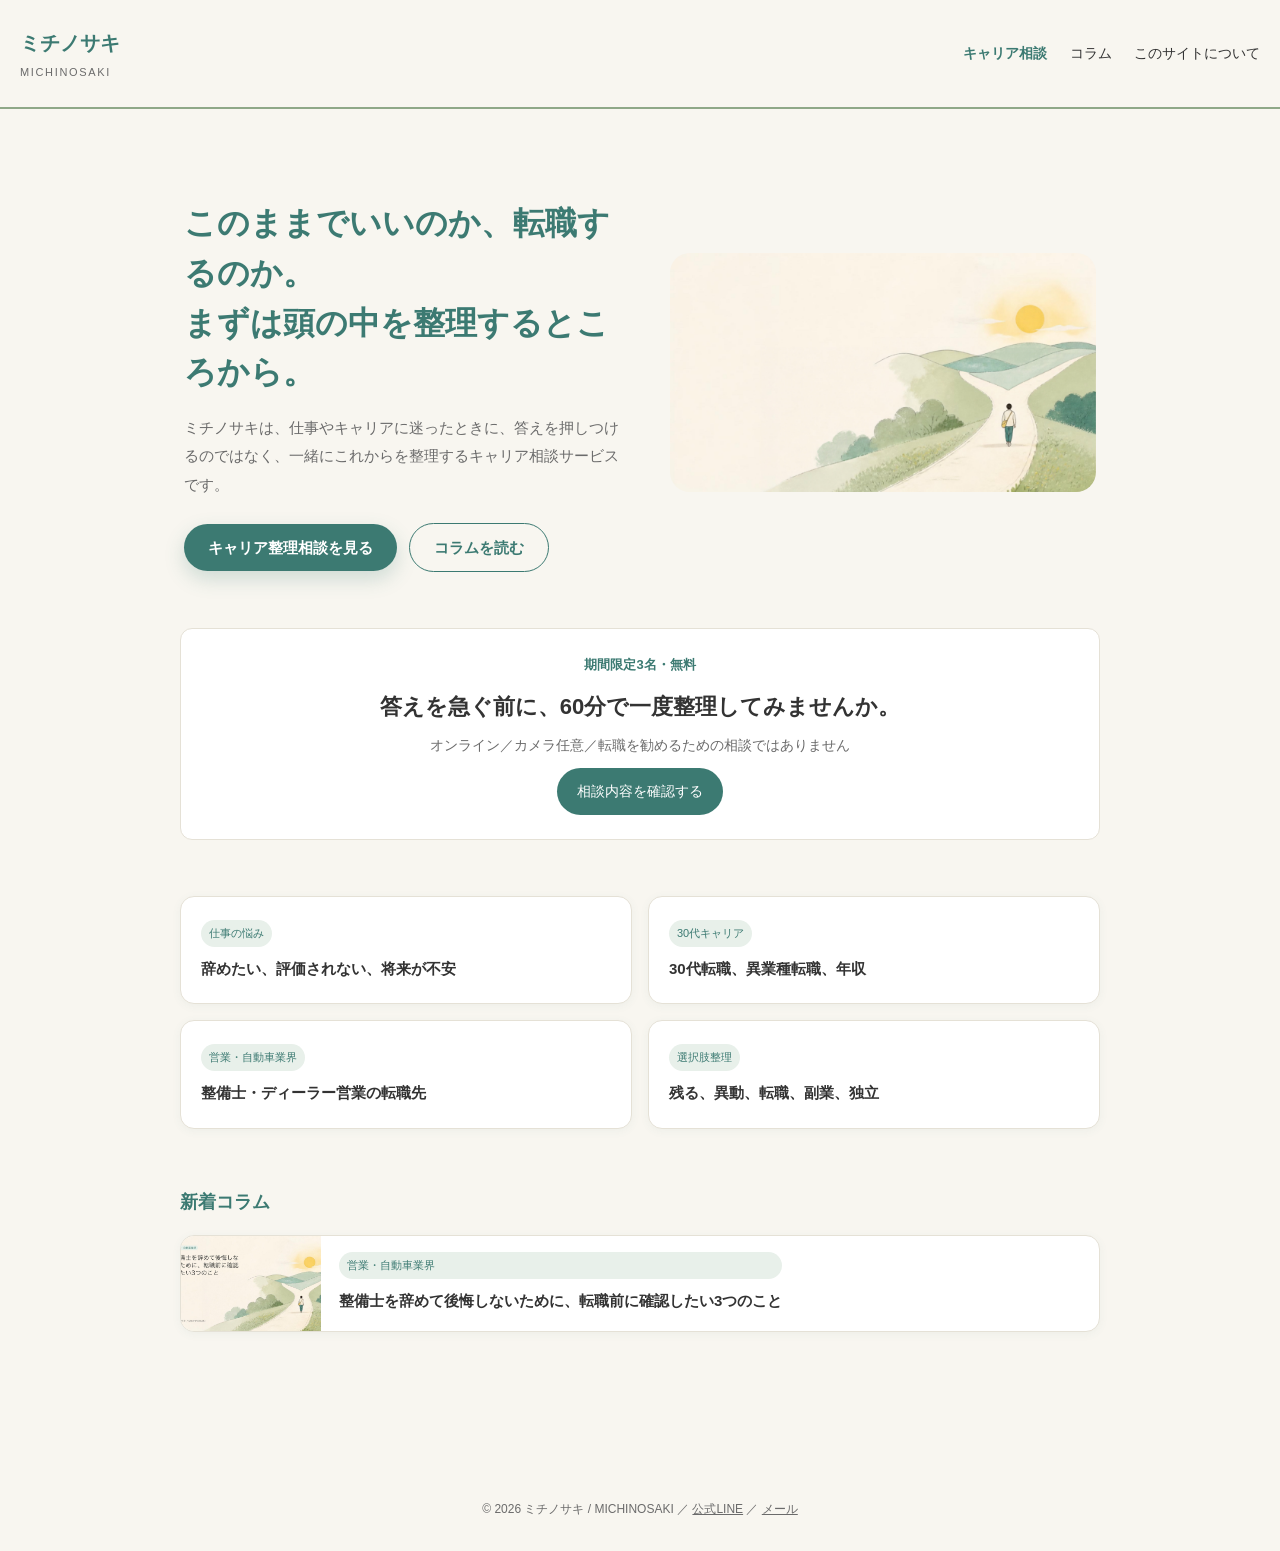
<file: index.html>
<!DOCTYPE html>
<html lang="ja">
<head>
<meta charset="UTF-8">
<meta name="viewport" content="width=device-width, initial-scale=1.0">
<title>ミチノサキ｜仕事とキャリアを整理する場所</title>
<meta name="description" content="このままでいいのか、転職するのか。答えを押しつけず、仕事やキャリアの状況・価値観・選択肢を一緒に整理するサービスです。">
<link rel="icon" type="image/png" href="assets/favicon.png">
<meta property="og:type" content="website">
<meta property="og:title" content="ミチノサキ｜仕事とキャリアを整理する場所">
<meta property="og:description" content="このままでいいのか、転職するのか。まずは頭の中を整理するところから。">
<meta property="og:image" content="https://michinosaki-career.github.io/assets/hero.jpg">
<meta property="og:url" content="https://michinosaki-career.github.io/">
<meta name="twitter:card" content="summary_large_image">
<link rel="stylesheet" href="style.css">
  <script src="analytics.js" defer></script>
</head>
<body>
<header>
  <a class="brand" href="index.html">ミチノサキ<span>MICHINOSAKI</span></a>
  <nav>
    <a class="nav-primary" href="consultation.html">キャリア相談</a>
    <a href="columns/index.html">コラム</a>
    <a href="about.html">このサイトについて</a>
  </nav>
</header>

<main>
  <section class="hero">
    <div class="hero-text">
      <h1>このままでいいのか、転職するのか。<br>まずは頭の中を整理するところから。</h1>
      <p>ミチノサキは、仕事やキャリアに迷ったときに、答えを押しつけるのではなく、一緒にこれからを整理するキャリア相談サービスです。</p>
      <div class="hero-actions">
        <a class="button button-primary" href="consultation.html">キャリア整理相談を見る</a>
        <a class="button button-secondary" href="columns/index.html">コラムを読む</a>
      </div>
    </div>
    <div class="hero-image">
      <img src="assets/hero.jpg" alt="分かれ道を歩く人のイラスト">
    </div>
  </section>

  <section class="cta" style="margin:0 0 56px;">
    <p style="margin:0;color:var(--teal);font-size:13px;font-weight:700;">期間限定3名・無料</p>
    <h2 style="margin:8px 0 4px;font-size:22px;">答えを急ぐ前に、60分で一度整理してみませんか。</h2>
    <p style="margin:0;color:var(--muted);font-size:14px;">オンライン／カメラ任意／転職を勧めるための相談ではありません</p>
    <a href="consultation.html">相談内容を確認する</a>
  </section>

  <div class="categories">
    <a class="category-card" href="columns/index.html#worry">
      <span class="tag">仕事の悩み</span>
      <h3>辞めたい、評価されない、将来が不安</h3>
    </a>
    <a class="category-card" href="columns/index.html#career30">
      <span class="tag">30代キャリア</span>
      <h3>30代転職、異業種転職、年収</h3>
    </a>
    <a class="category-card" href="columns/index.html#auto">
      <span class="tag">営業・自動車業界</span>
      <h3>整備士・ディーラー営業の転職先</h3>
    </a>
    <a class="category-card" href="columns/index.html#choice">
      <span class="tag">選択肢整理</span>
      <h3>残る、異動、転職、副業、独立</h3>
    </a>
  </div>

  <section>
    <h2 class="section-title">新着コラム</h2>
    <div class="categories" style="grid-template-columns: 1fr;">
      <a class="category-card article-card" href="columns/seibishi-tenshoku-koukai.html">
        <img src="assets/column-seibishi.jpg" alt="整備士を辞めて後悔しないために、転職前に確認したい3つのこと">
        <div class="article-card-body">
          <span class="tag">営業・自動車業界</span>
          <h3>整備士を辞めて後悔しないために、転職前に確認したい3つのこと</h3>
        </div>
      </a>
    </div>
  </section>
</main>

<footer>
  &copy; 2026 ミチノサキ / MICHINOSAKI ／ <a href="https://lin.ee/TVXR3md" target="_blank" rel="noopener" style="color:inherit;">公式LINE</a> ／ <a href="mailto:michinosaki.project@gmail.com" style="color:inherit;">メール</a>
</footer>
</body>
</html>
</file>
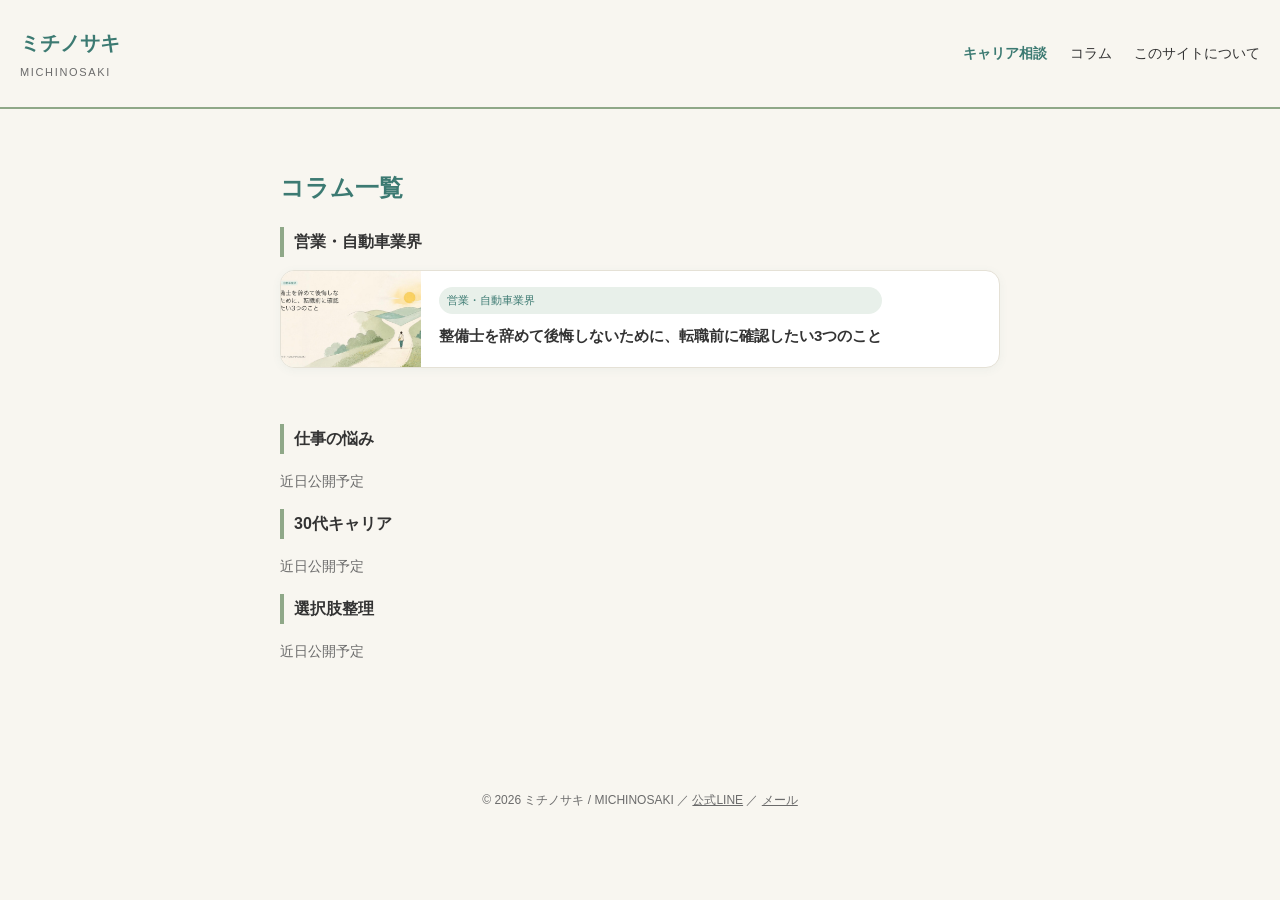
<file: columns/index.html>
<!DOCTYPE html>
<html lang="ja">
<head>
<meta charset="UTF-8">
<meta name="viewport" content="width=device-width, initial-scale=1.0">
<title>コラム一覧｜ミチノサキ</title>
<meta name="description" content="仕事の悩み・30代キャリア・営業/自動車業界・選択肢整理のコラム一覧。">
<link rel="icon" type="image/png" href="../assets/favicon.png">
<meta property="og:type" content="website">
<meta property="og:title" content="コラム一覧｜ミチノサキ">
<meta property="og:image" content="https://michinosaki-career.github.io/assets/hero.jpg">
<meta name="twitter:card" content="summary_large_image">
<link rel="stylesheet" href="../style.css">
  <script src="../analytics.js" defer></script>
</head>
<body>
<header>
  <a class="brand" href="../index.html">ミチノサキ<span>MICHINOSAKI</span></a>
  <nav>
    <a class="nav-primary" href="../consultation.html">キャリア相談</a>
    <a href="index.html">コラム</a>
    <a href="../about.html">このサイトについて</a>
  </nav>
</header>

<main>
  <div class="content">
  <h1 style="color:var(--teal);font-size:24px;">コラム一覧</h1>

  <h2 id="auto" style="font-size:16px;border-left:4px solid var(--sage);padding-left:10px;">営業・自動車業界</h2>
  <div class="categories" style="grid-template-columns: 1fr;">
    <a class="category-card article-card" href="seibishi-tenshoku-koukai.html">
      <img src="../assets/column-seibishi.jpg" alt="整備士を辞めて後悔しないために、転職前に確認したい3つのこと">
      <div class="article-card-body">
        <span class="tag">営業・自動車業界</span>
        <h3>整備士を辞めて後悔しないために、転職前に確認したい3つのこと</h3>
      </div>
    </a>
  </div>

  <h2 id="worry" style="font-size:16px;border-left:4px solid var(--sage);padding-left:10px;">仕事の悩み</h2>
  <p style="color:var(--muted);font-size:14px;">近日公開予定</p>

  <h2 id="career30" style="font-size:16px;border-left:4px solid var(--sage);padding-left:10px;">30代キャリア</h2>
  <p style="color:var(--muted);font-size:14px;">近日公開予定</p>

  <h2 id="choice" style="font-size:16px;border-left:4px solid var(--sage);padding-left:10px;">選択肢整理</h2>
  <p style="color:var(--muted);font-size:14px;">近日公開予定</p>
  </div>
</main>

<footer>
  &copy; 2026 ミチノサキ / MICHINOSAKI ／ <a href="https://lin.ee/TVXR3md" target="_blank" rel="noopener" style="color:inherit;">公式LINE</a> ／ <a href="mailto:michinosaki.project@gmail.com" style="color:inherit;">メール</a>
</footer>
</body>
</html>
</file>
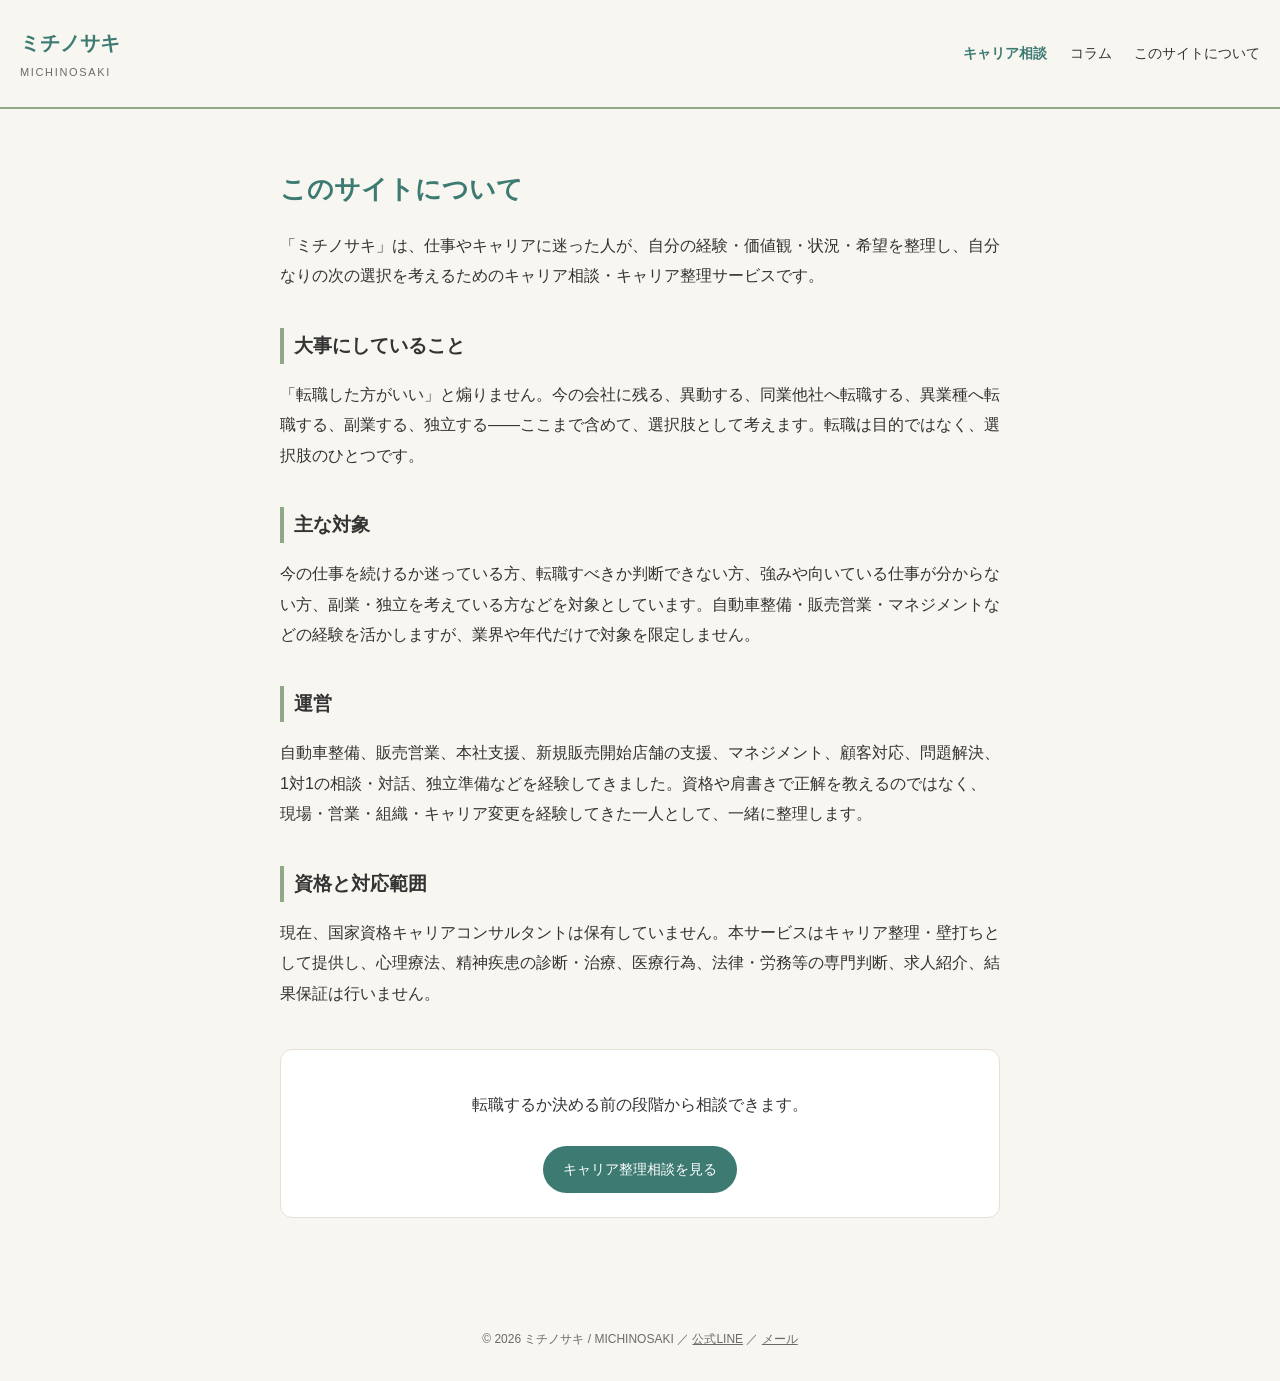
<file: about.html>
<!DOCTYPE html>
<html lang="ja">
<head>
<meta charset="UTF-8">
<meta name="viewport" content="width=device-width, initial-scale=1.0">
<title>このサイトについて｜ミチノサキ</title>
<meta name="description" content="ミチノサキの運営方針・大事にしていること・主な対象について。">
<link rel="icon" type="image/png" href="assets/favicon.png">
<meta property="og:type" content="website">
<meta property="og:title" content="このサイトについて｜ミチノサキ">
<meta property="og:image" content="https://michinosaki-career.github.io/assets/hero.jpg">
<meta name="twitter:card" content="summary_large_image">
<link rel="stylesheet" href="style.css">
  <script src="analytics.js" defer></script>
</head>
<body>
<header>
  <a class="brand" href="index.html">ミチノサキ<span>MICHINOSAKI</span></a>
  <nav>
    <a class="nav-primary" href="consultation.html">キャリア相談</a>
    <a href="columns/index.html">コラム</a>
    <a href="about.html">このサイトについて</a>
  </nav>
</header>

<main>
  <article class="content">
    <h1>このサイトについて</h1>
    <p>「ミチノサキ」は、仕事やキャリアに迷った人が、自分の経験・価値観・状況・希望を整理し、自分なりの次の選択を考えるためのキャリア相談・キャリア整理サービスです。</p>

    <h2>大事にしていること</h2>
    <p>「転職した方がいい」と煽りません。今の会社に残る、異動する、同業他社へ転職する、異業種へ転職する、副業する、独立する——ここまで含めて、選択肢として考えます。転職は目的ではなく、選択肢のひとつです。</p>

    <h2>主な対象</h2>
    <p>今の仕事を続けるか迷っている方、転職すべきか判断できない方、強みや向いている仕事が分からない方、副業・独立を考えている方などを対象としています。自動車整備・販売営業・マネジメントなどの経験を活かしますが、業界や年代だけで対象を限定しません。</p>

    <h2>運営</h2>
    <p>自動車整備、販売営業、本社支援、新規販売開始店舗の支援、マネジメント、顧客対応、問題解決、1対1の相談・対話、独立準備などを経験してきました。資格や肩書きで正解を教えるのではなく、現場・営業・組織・キャリア変更を経験してきた一人として、一緒に整理します。</p>

    <h2>資格と対応範囲</h2>
    <p>現在、国家資格キャリアコンサルタントは保有していません。本サービスはキャリア整理・壁打ちとして提供し、心理療法、精神疾患の診断・治療、医療行為、法律・労務等の専門判断、求人紹介、結果保証は行いません。</p>

    <div class="cta">
      <p>転職するか決める前の段階から相談できます。</p>
      <a href="consultation.html">キャリア整理相談を見る</a>
    </div>
  </article>
</main>

<footer>
  &copy; 2026 ミチノサキ / MICHINOSAKI ／ <a href="https://lin.ee/TVXR3md" target="_blank" rel="noopener" style="color:inherit;">公式LINE</a> ／ <a href="mailto:michinosaki.project@gmail.com" style="color:inherit;">メール</a>
</footer>
</body>
</html>
</file>
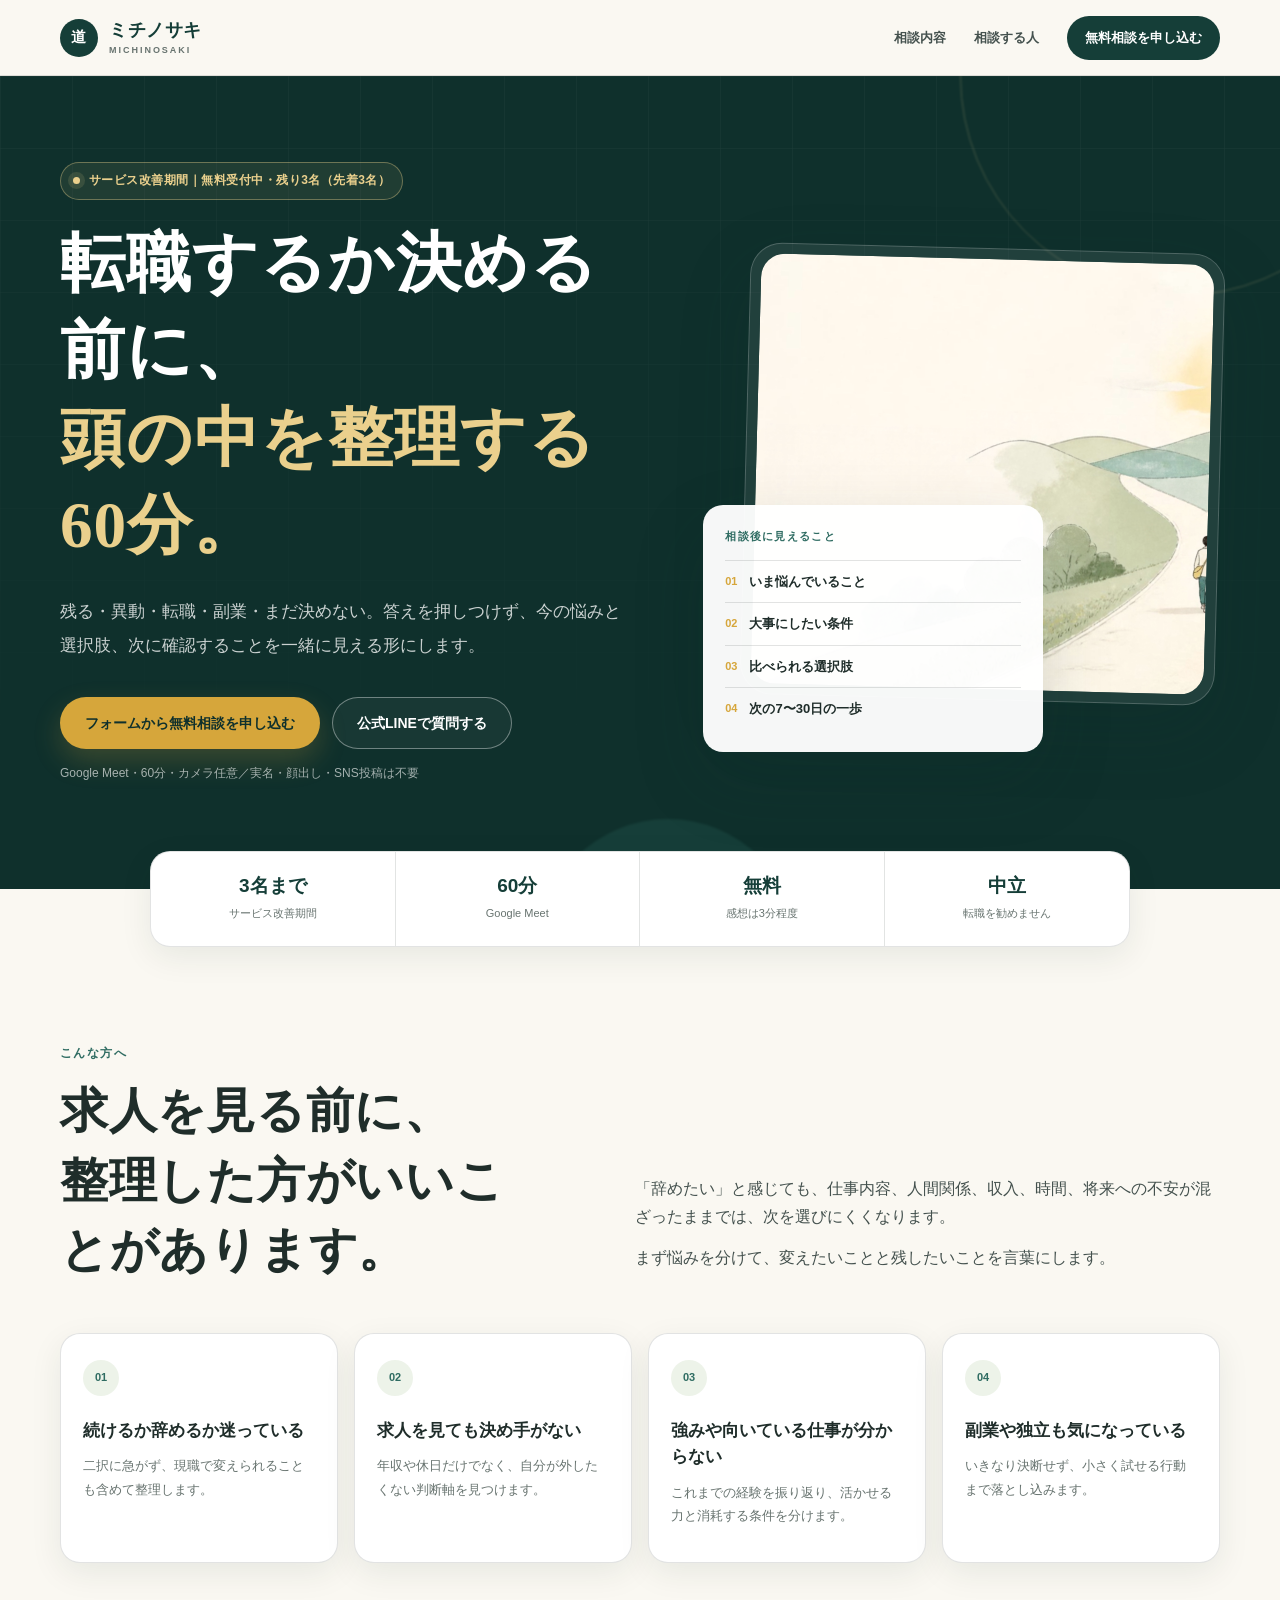
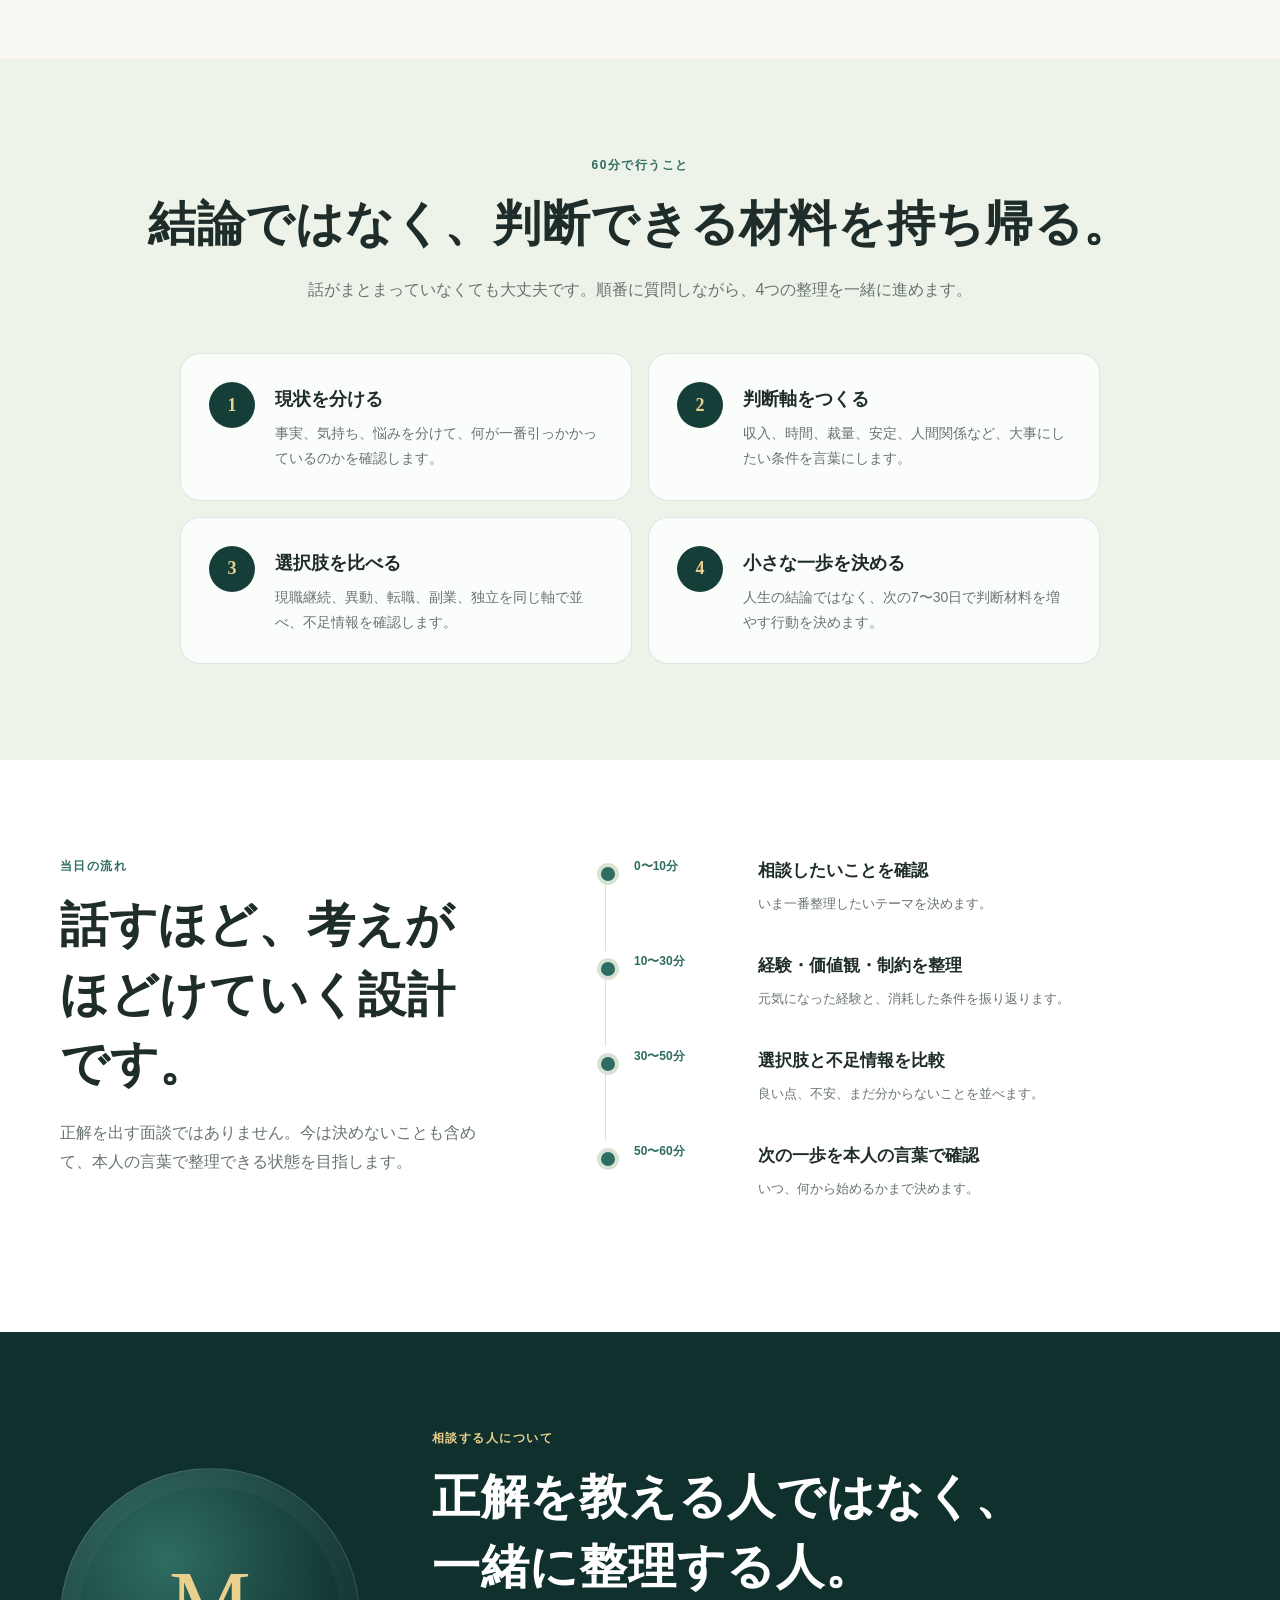
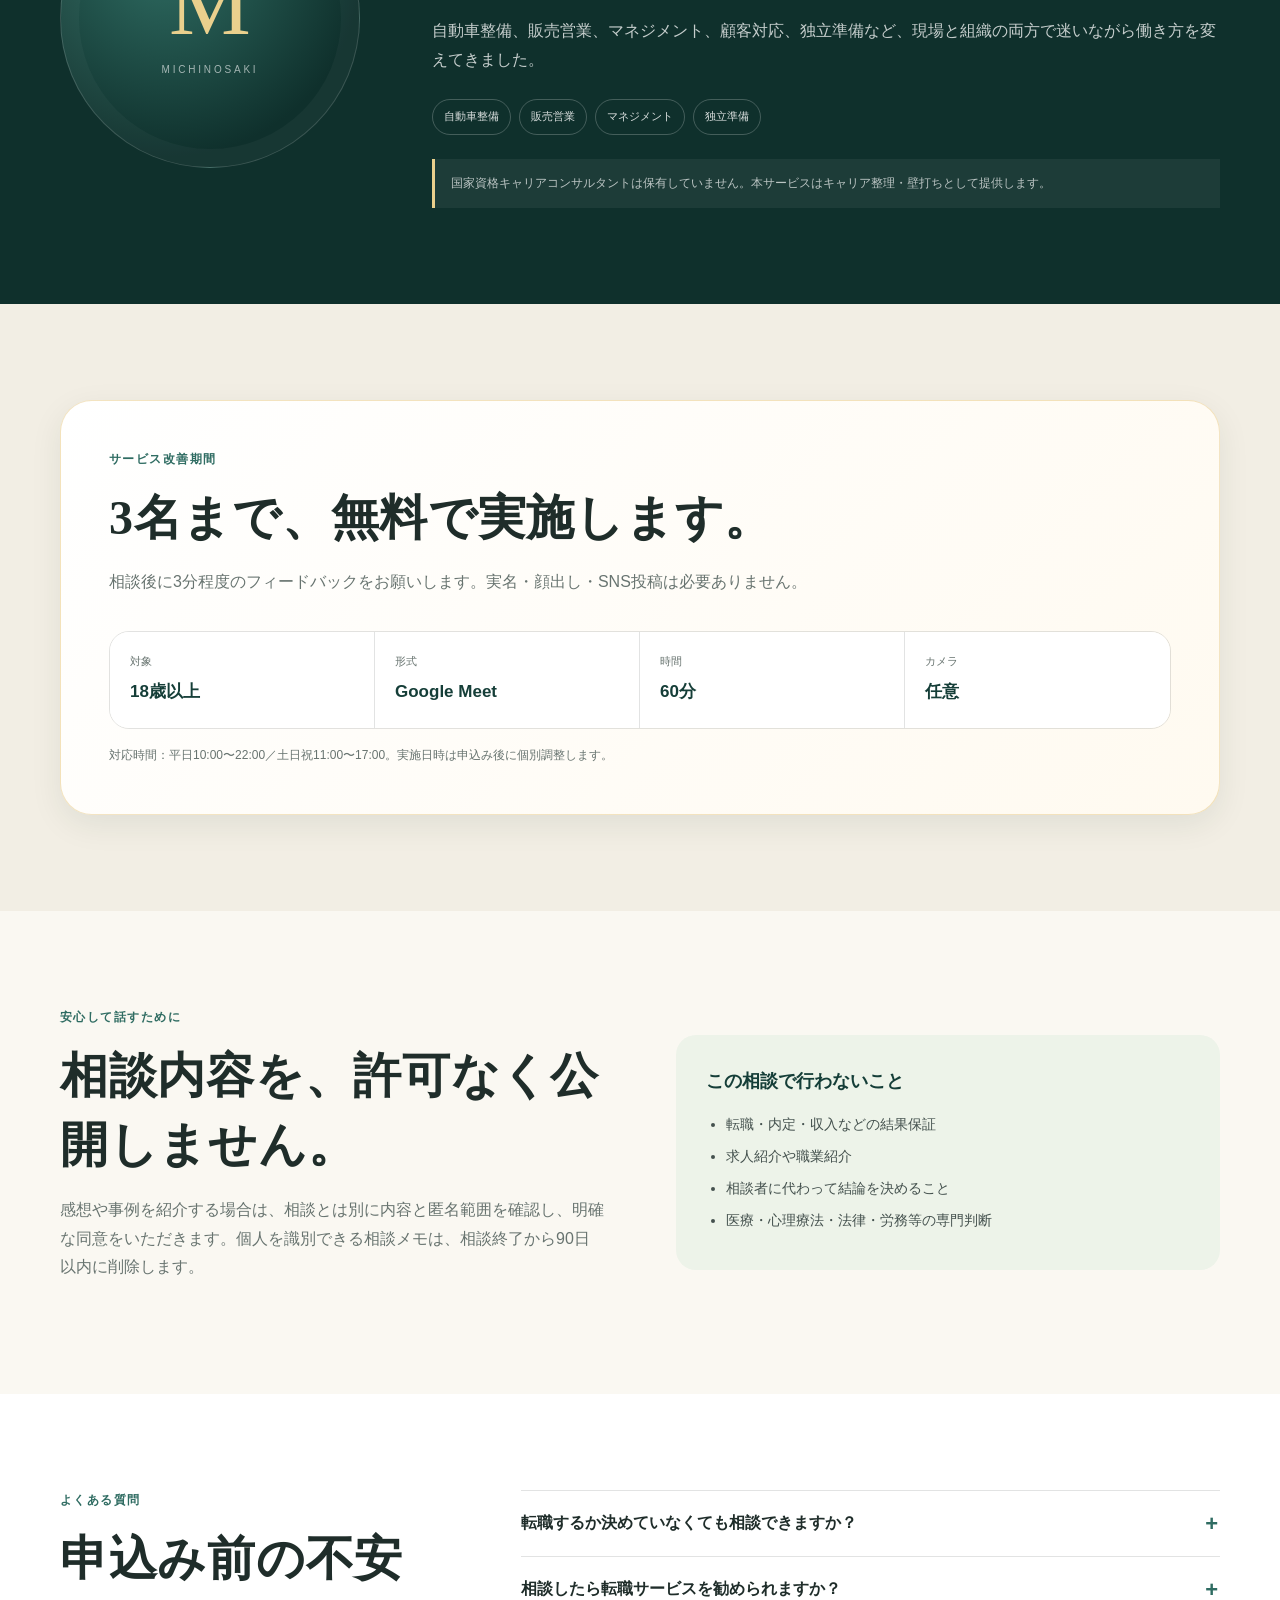
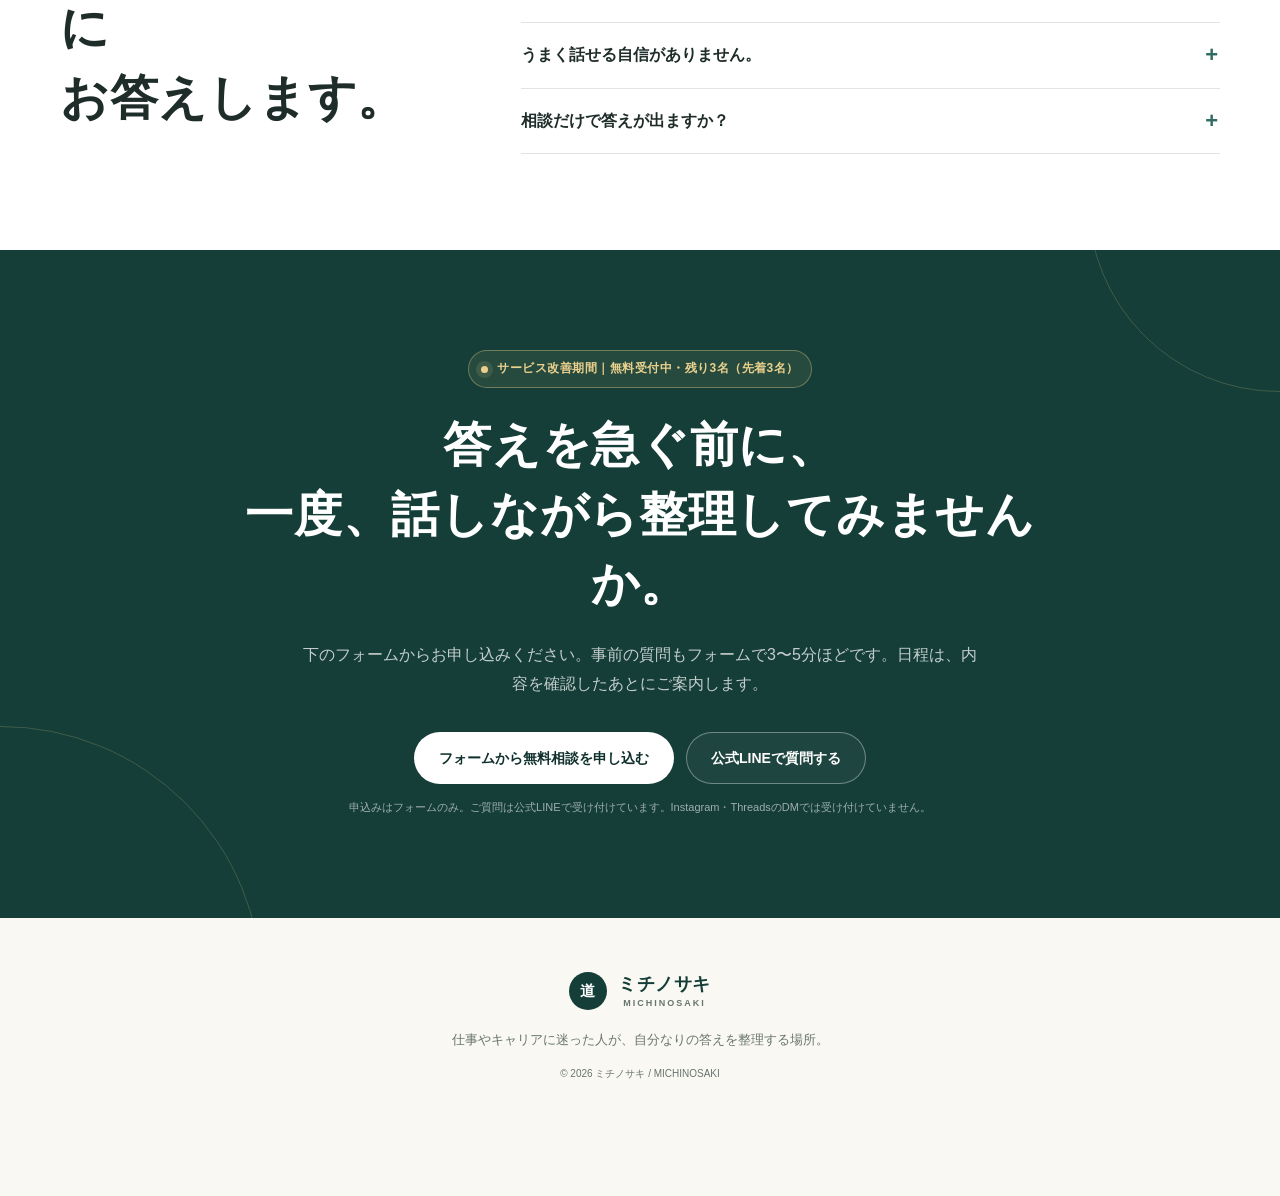
<file: consultation.html>
<!DOCTYPE html>
<html lang="ja">
<head>
<meta charset="UTF-8">
<meta name="viewport" content="width=device-width, initial-scale=1.0">
<meta name="robots" content="index,follow">
<title>キャリア整理相談｜ミチノサキ</title>
<meta name="description" content="転職するか決める前に、頭の中を整理する60分。残る・異動・転職・副業・まだ決めないを並べ、次の一歩を一緒に見える化します。">
<link rel="canonical" href="https://michinosaki-career.github.io/consultation.html">
<link rel="icon" type="image/png" href="assets/favicon.png">
<meta property="og:type" content="website">
<meta property="og:locale" content="ja_JP">
<meta property="og:title" content="キャリア整理相談｜ミチノサキ">
<meta property="og:description" content="転職するか決める前に、頭の中を整理する60分。答えを押しつけず、悩み・選択肢・次の一歩を一緒に見える形にします。">
<meta property="og:image" content="https://michinosaki-career.github.io/assets/hero.jpg">
<meta property="og:url" content="https://michinosaki-career.github.io/consultation.html">
<meta name="twitter:card" content="summary_large_image">
<link rel="stylesheet" href="consultation-v2.css">
  <script src="analytics.js" defer></script>
  <script src="slots.js" defer></script>
</head>
<body>
<a class="skip-link" href="#main">本文へ移動</a>

<header class="site-header">
  <a class="brand" href="index.html" aria-label="ミチノサキ トップページ">
    <span class="brand-mark">道</span>
    <span>ミチノサキ<small>MICHINOSAKI</small></span>
  </a>
  <nav aria-label="ページ内ナビゲーション">
    <a href="#about">相談内容</a>
    <a href="#person">相談する人</a>
    <a class="nav-cta" href="#apply">無料相談を申し込む</a>
  </nav>
</header>

<main id="main">
  <section class="hero">
    <div class="hero-orb hero-orb-one" aria-hidden="true"></div>
    <div class="hero-orb hero-orb-two" aria-hidden="true"></div>
    <div class="hero-inner">
      <div class="hero-copy">
        <p class="offer-badge"><span></span>サービス改善期間｜3名まで無料</p>
        <h1>転職するか決める前に、<br><em>頭の中を整理する60分。</em></h1>
        <p class="hero-lead">残る・異動・転職・副業・まだ決めない。答えを押しつけず、今の悩みと選択肢、次に確認することを一緒に見える形にします。</p>
        <div class="hero-actions">
          <a class="button button-primary" href="https://www.addness.com/f/jugTeEq8bIVZIbQEtLSQB0Ov0RwA-IvUOZenedz2W8A" target="_blank" rel="noopener" data-track="form">フォームから無料相談を申し込む</a>
          <a class="button button-ghost" href="https://lin.ee/TVXR3md" target="_blank" rel="noopener">公式LINEで質問する</a>
        </div>
        <p class="hero-note">Google Meet・60分・カメラ任意／実名・顔出し・SNS投稿は不要</p>
      </div>

      <div class="hero-visual" aria-label="相談後に整理する内容のイメージ">
        <div class="image-frame">
          <img src="assets/hero.jpg" alt="分かれ道で自分の進む方向を考える人のイラスト">
        </div>
        <div class="outcome-card">
          <p class="outcome-label">相談後に見えること</p>
          <ul>
            <li><span>01</span><strong>いま悩んでいること</strong></li>
            <li><span>02</span><strong>大事にしたい条件</strong></li>
            <li><span>03</span><strong>比べられる選択肢</strong></li>
            <li><span>04</span><strong>次の7〜30日の一歩</strong></li>
          </ul>
        </div>
      </div>
    </div>
  </section>

  <section class="quick-proof" aria-label="相談概要">
    <div><strong>3名まで</strong><span>サービス改善期間</span></div>
    <div><strong>60分</strong><span>Google Meet</span></div>
    <div><strong>無料</strong><span>感想は3分程度</span></div>
    <div><strong>中立</strong><span>転職を勧めません</span></div>
  </section>

  <section class="section problem-section">
    <div class="section-inner split-heading">
      <div>
        <p class="eyebrow">こんな方へ</p>
        <h2>求人を見る前に、<br>整理した方がいいことがあります。</h2>
      </div>
      <div class="problem-copy">
        <p>「辞めたい」と感じても、仕事内容、人間関係、収入、時間、将来への不安が混ざったままでは、次を選びにくくなります。</p>
        <p>まず悩みを分けて、変えたいことと残したいことを言葉にします。</p>
      </div>
    </div>
    <div class="section-inner problem-grid">
      <article><span>01</span><h3>続けるか辞めるか迷っている</h3><p>二択に急がず、現職で変えられることも含めて整理します。</p></article>
      <article><span>02</span><h3>求人を見ても決め手がない</h3><p>年収や休日だけでなく、自分が外したくない判断軸を見つけます。</p></article>
      <article><span>03</span><h3>強みや向いている仕事が分からない</h3><p>これまでの経験を振り返り、活かせる力と消耗する条件を分けます。</p></article>
      <article><span>04</span><h3>副業や独立も気になっている</h3><p>いきなり決断せず、小さく試せる行動まで落とし込みます。</p></article>
    </div>
  </section>

  <section class="section outcome-section" id="about">
    <div class="section-inner">
      <p class="eyebrow center">60分で行うこと</p>
      <h2 class="center">結論ではなく、判断できる材料を持ち帰る。</h2>
      <p class="section-lead center">話がまとまっていなくても大丈夫です。順番に質問しながら、4つの整理を一緒に進めます。</p>
      <div class="outcome-grid">
        <article><b>1</b><div><h3>現状を分ける</h3><p>事実、気持ち、悩みを分けて、何が一番引っかかっているのかを確認します。</p></div></article>
        <article><b>2</b><div><h3>判断軸をつくる</h3><p>収入、時間、裁量、安定、人間関係など、大事にしたい条件を言葉にします。</p></div></article>
        <article><b>3</b><div><h3>選択肢を比べる</h3><p>現職継続、異動、転職、副業、独立を同じ軸で並べ、不足情報を確認します。</p></div></article>
        <article><b>4</b><div><h3>小さな一歩を決める</h3><p>人生の結論ではなく、次の7〜30日で判断材料を増やす行動を決めます。</p></div></article>
      </div>
    </div>
  </section>

  <section class="section process-section">
    <div class="section-inner process-layout">
      <div class="process-copy">
        <p class="eyebrow">当日の流れ</p>
        <h2>話すほど、考えが<br>ほどけていく設計です。</h2>
        <p>正解を出す面談ではありません。今は決めないことも含めて、本人の言葉で整理できる状態を目指します。</p>
      </div>
      <ol class="timeline">
        <li><span>0〜10分</span><div><strong>相談したいことを確認</strong><p>いま一番整理したいテーマを決めます。</p></div></li>
        <li><span>10〜30分</span><div><strong>経験・価値観・制約を整理</strong><p>元気になった経験と、消耗した条件を振り返ります。</p></div></li>
        <li><span>30〜50分</span><div><strong>選択肢と不足情報を比較</strong><p>良い点、不安、まだ分からないことを並べます。</p></div></li>
        <li><span>50〜60分</span><div><strong>次の一歩を本人の言葉で確認</strong><p>いつ、何から始めるかまで決めます。</p></div></li>
      </ol>
    </div>
  </section>

  <section class="section person-section" id="person">
    <div class="section-inner person-card">
      <div class="person-visual" aria-hidden="true">
        <span class="person-monogram">M</span>
        <p>MICHINOSAKI</p>
      </div>
      <div class="person-copy">
        <p class="eyebrow">相談する人について</p>
        <h2>正解を教える人ではなく、<br>一緒に整理する人。</h2>
        <p>自動車整備、販売営業、マネジメント、顧客対応、独立準備など、現場と組織の両方で迷いながら働き方を変えてきました。</p>
        <div class="experience-tags" aria-label="運営者の経験">
          <span>自動車整備</span><span>販売営業</span><span>マネジメント</span><span>独立準備</span>
        </div>
        <p class="disclaimer">国家資格キャリアコンサルタントは保有していません。本サービスはキャリア整理・壁打ちとして提供します。</p>
      </div>
    </div>
  </section>

  <section class="section offer-section">
    <div class="section-inner offer-card">
      <div>
        <p class="eyebrow">サービス改善期間</p>
        <h2>3名まで、無料で実施します。</h2>
        <p>相談後に3分程度のフィードバックをお願いします。実名・顔出し・SNS投稿は必要ありません。</p>
      </div>
      <dl>
        <div><dt>対象</dt><dd>18歳以上</dd></div>
        <div><dt>形式</dt><dd>Google Meet</dd></div>
        <div><dt>時間</dt><dd>60分</dd></div>
        <div><dt>カメラ</dt><dd>任意</dd></div>
      </dl>
      <p class="offer-hours">対応時間：平日10:00〜22:00／土日祝11:00〜17:00。実施日時は申込み後に個別調整します。</p>
    </div>
  </section>

  <section class="section safety-section">
    <div class="section-inner safety-grid">
      <div>
        <p class="eyebrow">安心して話すために</p>
        <h2>相談内容を、許可なく公開しません。</h2>
        <p>感想や事例を紹介する場合は、相談とは別に内容と匿名範囲を確認し、明確な同意をいただきます。個人を識別できる相談メモは、相談終了から90日以内に削除します。</p>
      </div>
      <div class="scope-card">
        <h3>この相談で行わないこと</h3>
        <ul>
          <li>転職・内定・収入などの結果保証</li>
          <li>求人紹介や職業紹介</li>
          <li>相談者に代わって結論を決めること</li>
          <li>医療・心理療法・法律・労務等の専門判断</li>
        </ul>
      </div>
    </div>
  </section>

  <section class="section faq-section">
    <div class="section-inner faq-layout">
      <div><p class="eyebrow">よくある質問</p><h2>申込み前の不安に<br>お答えします。</h2></div>
      <div class="faq-list">
        <details><summary>転職するか決めていなくても相談できますか？</summary><p>はい。転職するか残るか決められない段階の整理を想定しています。</p></details>
        <details><summary>相談したら転職サービスを勧められますか？</summary><p>相談の目的は外部サービスの紹介ではありません。転職しない選択も同じように扱います。</p></details>
        <details><summary>うまく話せる自信がありません。</summary><p>順番に質問しながら整理するので、相談内容がまとまっていなくても大丈夫です。</p></details>
        <details><summary>相談だけで答えが出ますか？</summary><p>60分で人生の結論を出すことは約束しません。選択肢、不足情報、次の一歩が整理された状態を目指します。</p></details>
      </div>
    </div>
  </section>

  <section class="final-cta" id="apply">
    <div class="final-cta-inner">
      <p class="offer-badge light"><span></span>サービス改善期間｜3名まで無料</p>
      <h2>答えを急ぐ前に、<br>一度、話しながら整理してみませんか。</h2>
      <p>下のフォームからお申し込みください。事前の質問もフォームで3〜5分ほどです。日程は、内容を確認したあとにご案内します。</p>
      <div class="hero-actions center-actions">
        <a class="button button-primary button-light" href="https://www.addness.com/f/jugTeEq8bIVZIbQEtLSQB0Ov0RwA-IvUOZenedz2W8A" target="_blank" rel="noopener" data-track="form">フォームから無料相談を申し込む</a>
        <a class="button button-ghost button-ghost-light" href="https://lin.ee/TVXR3md" target="_blank" rel="noopener">公式LINEで質問する</a>
      </div>
      <p class="final-note">申込みはフォームのみ。ご質問は公式LINEで受け付けています。Instagram・ThreadsのDMでは受け付けていません。</p>
    </div>
  </section>
</main>

<footer>
  <a class="brand footer-brand" href="index.html"><span class="brand-mark">道</span><span>ミチノサキ<small>MICHINOSAKI</small></span></a>
  <p>仕事やキャリアに迷った人が、自分なりの答えを整理する場所。</p>
  <small>&copy; 2026 ミチノサキ / MICHINOSAKI</small>
</footer>

<div class="mobile-cta" aria-label="スマートフォン用申込みボタン">
  <a href="https://www.addness.com/f/jugTeEq8bIVZIbQEtLSQB0Ov0RwA-IvUOZenedz2W8A" target="_blank" rel="noopener" data-track="form">無料相談を申し込む</a>
</div>
</body>
</html>
</file>
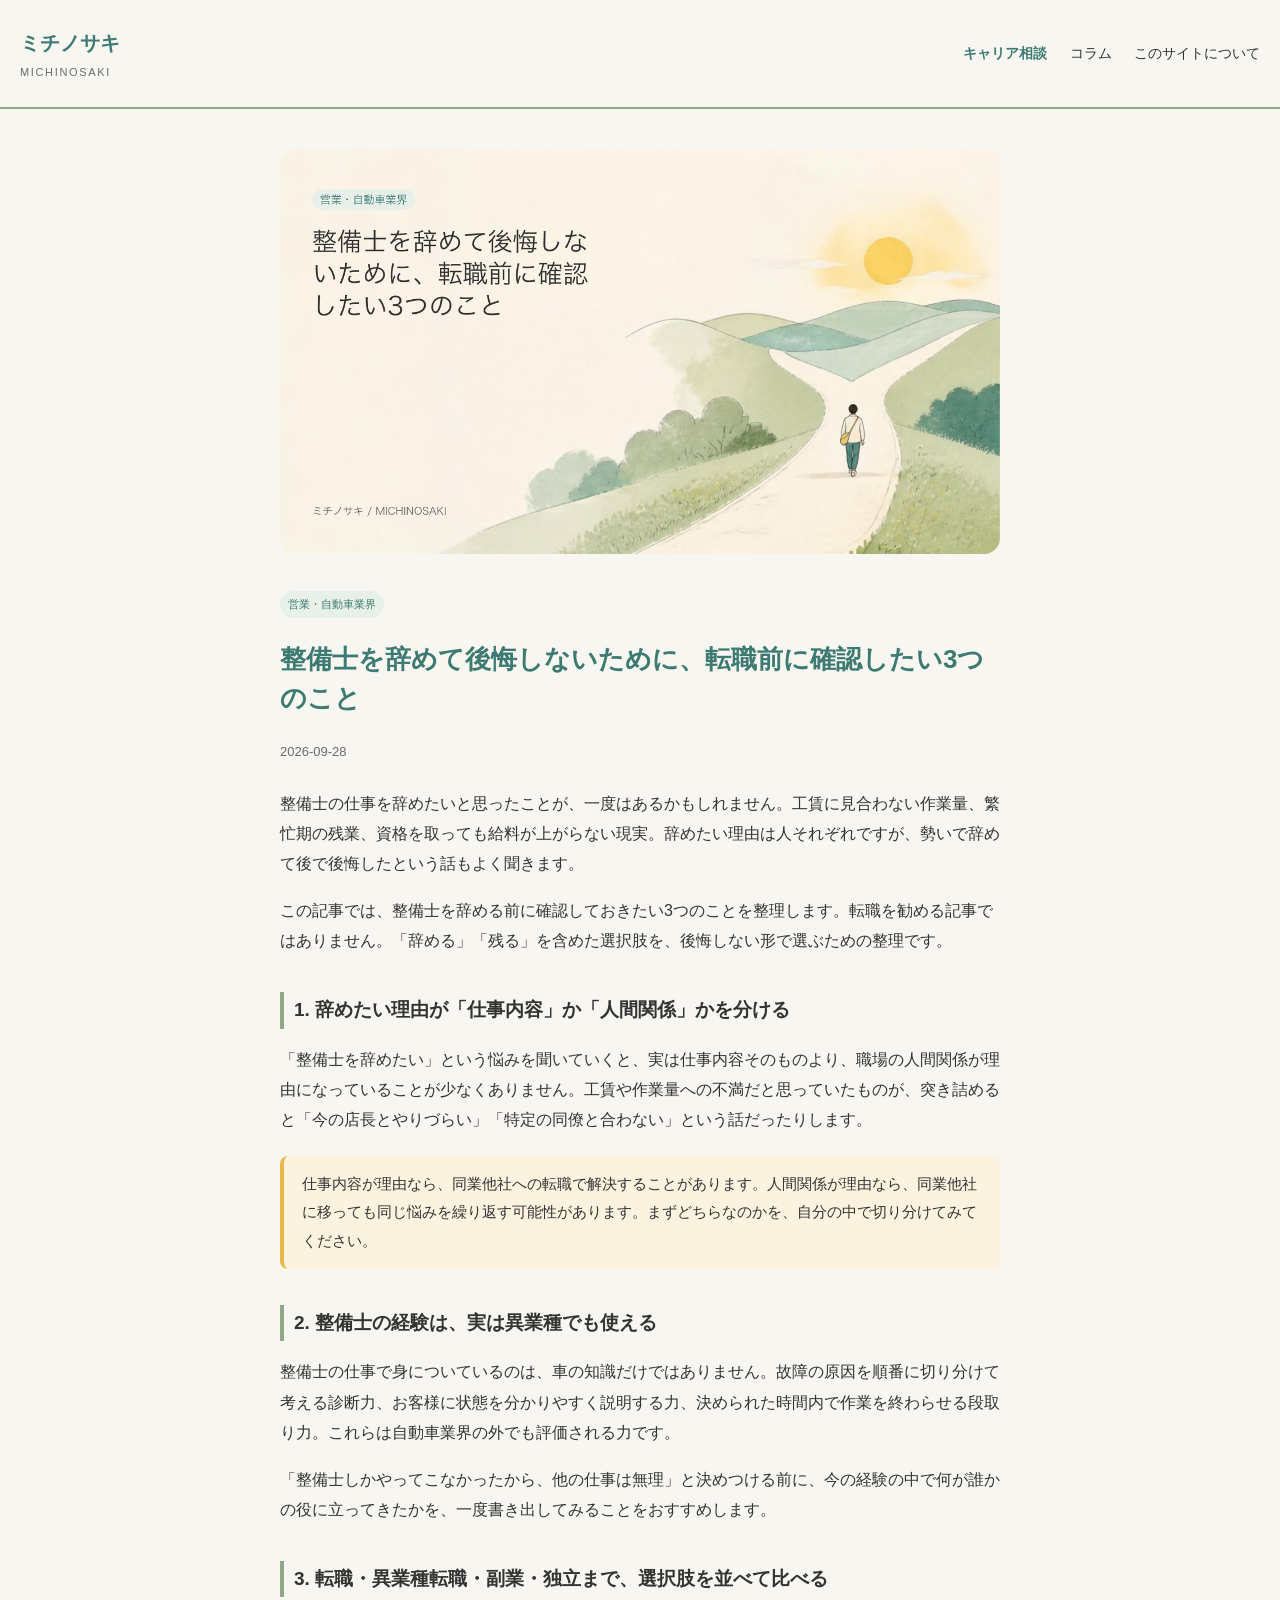
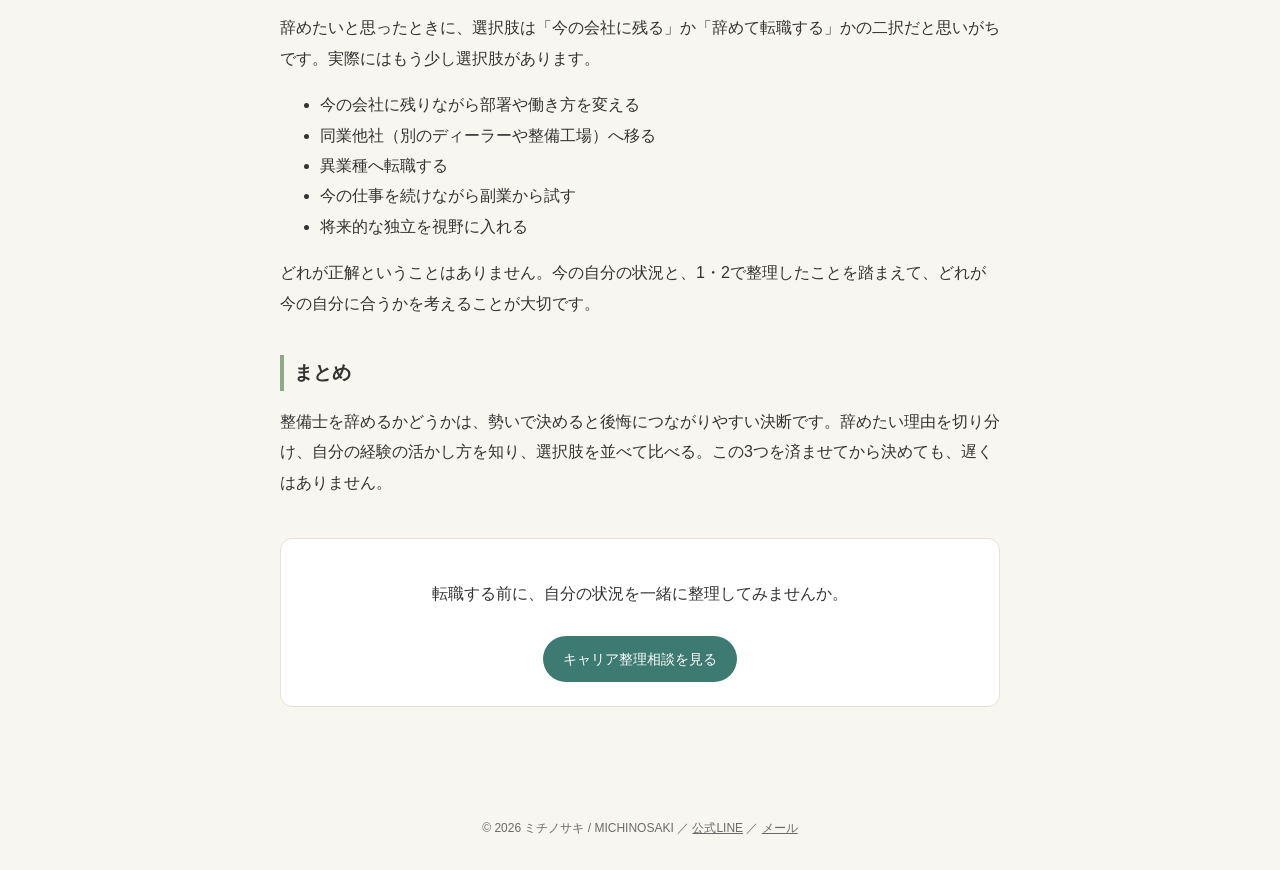
<file: columns/seibishi-tenshoku-koukai.html>
<!DOCTYPE html>
<html lang="ja">
<head>
<meta charset="UTF-8">
<meta name="viewport" content="width=device-width, initial-scale=1.0">
<title>整備士を辞めて後悔しないために、転職前に確認したい3つのこと｜ミチノサキ</title>
<meta name="description" content="整備士を辞めたいと思ったときに後悔しないために、転職前に確認しておきたい3つのことを整理します。仕事内容か人間関係か、経験の活かし方、選択肢の比較。">
<link rel="icon" type="image/png" href="../assets/favicon.png">
<meta property="og:type" content="article">
<meta property="og:title" content="整備士を辞めて後悔しないために、転職前に確認したい3つのこと｜ミチノサキ">
<meta property="og:description" content="整備士を辞めたいと思ったときに後悔しないために、転職前に確認しておきたい3つのことを整理します。">
<meta property="og:image" content="https://michinosaki-career.github.io/assets/column-seibishi.jpg">
<meta name="twitter:card" content="summary_large_image">
<link rel="stylesheet" href="../style.css">
  <script src="../analytics.js" defer></script>
</head>
<body>
<header>
  <a class="brand" href="../index.html">ミチノサキ<span>MICHINOSAKI</span></a>
  <nav>
    <a class="nav-primary" href="../consultation.html">キャリア相談</a>
    <a href="index.html">コラム</a>
    <a href="../about.html">このサイトについて</a>
  </nav>
</header>

<main>
  <article class="content">
    <img src="../assets/column-seibishi.jpg" alt="整備士を辞めて後悔しないために、転職前に確認したい3つのこと" style="width:100%;border-radius:16px;margin-bottom:24px;">
    <span class="tag" style="display:inline-block;font-size:11px;color:var(--teal);background:#E8F0EA;padding:3px 8px;border-radius:999px;">営業・自動車業界</span>
    <h1>整備士を辞めて後悔しないために、転職前に確認したい3つのこと</h1>
    <p class="meta">2026-09-28</p>

    <p>整備士の仕事を辞めたいと思ったことが、一度はあるかもしれません。工賃に見合わない作業量、繁忙期の残業、資格を取っても給料が上がらない現実。辞めたい理由は人それぞれですが、勢いで辞めて後で後悔したという話もよく聞きます。</p>

    <p>この記事では、整備士を辞める前に確認しておきたい3つのことを整理します。転職を勧める記事ではありません。「辞める」「残る」を含めた選択肢を、後悔しない形で選ぶための整理です。</p>

    <h2>1. 辞めたい理由が「仕事内容」か「人間関係」かを分ける</h2>
    <p>「整備士を辞めたい」という悩みを聞いていくと、実は仕事内容そのものより、職場の人間関係が理由になっていることが少なくありません。工賃や作業量への不満だと思っていたものが、突き詰めると「今の店長とやりづらい」「特定の同僚と合わない」という話だったりします。</p>
    <div class="callout">仕事内容が理由なら、同業他社への転職で解決することがあります。人間関係が理由なら、同業他社に移っても同じ悩みを繰り返す可能性があります。まずどちらなのかを、自分の中で切り分けてみてください。</div>

    <h2>2. 整備士の経験は、実は異業種でも使える</h2>
    <p>整備士の仕事で身についているのは、車の知識だけではありません。故障の原因を順番に切り分けて考える診断力、お客様に状態を分かりやすく説明する力、決められた時間内で作業を終わらせる段取り力。これらは自動車業界の外でも評価される力です。</p>
    <p>「整備士しかやってこなかったから、他の仕事は無理」と決めつける前に、今の経験の中で何が誰かの役に立ってきたかを、一度書き出してみることをおすすめします。</p>

    <h2>3. 転職・異業種転職・副業・独立まで、選択肢を並べて比べる</h2>
    <p>辞めたいと思ったときに、選択肢は「今の会社に残る」か「辞めて転職する」かの二択だと思いがちです。実際にはもう少し選択肢があります。</p>
    <ul>
      <li>今の会社に残りながら部署や働き方を変える</li>
      <li>同業他社（別のディーラーや整備工場）へ移る</li>
      <li>異業種へ転職する</li>
      <li>今の仕事を続けながら副業から試す</li>
      <li>将来的な独立を視野に入れる</li>
    </ul>
    <p>どれが正解ということはありません。今の自分の状況と、1・2で整理したことを踏まえて、どれが今の自分に合うかを考えることが大切です。</p>

    <h2>まとめ</h2>
    <p>整備士を辞めるかどうかは、勢いで決めると後悔につながりやすい決断です。辞めたい理由を切り分け、自分の経験の活かし方を知り、選択肢を並べて比べる。この3つを済ませてから決めても、遅くはありません。</p>

    <div class="cta">
      <p>転職する前に、自分の状況を一緒に整理してみませんか。</p>
      <a href="../consultation.html">キャリア整理相談を見る</a>
    </div>
  </article>
</main>

<footer>
  &copy; 2026 ミチノサキ / MICHINOSAKI ／ <a href="https://lin.ee/TVXR3md" target="_blank" rel="noopener" style="color:inherit;">公式LINE</a> ／ <a href="mailto:michinosaki.project@gmail.com" style="color:inherit;">メール</a>
</footer>
</body>
</html>
</file>
<file: style.css>
:root {
  --bg: #F8F6F0;
  --card: #FFFFFF;
  --sage: #8FA888;
  --sage-dark: #6E8A67;
  --teal: #3C7A72;
  --yellow: #E8B84B;
  --charcoal: #333333;
  --muted: #6B6B6B;
}

* { box-sizing: border-box; }

body {
  margin: 0;
  font-family: "Hiragino Sans", "Yu Gothic", "Noto Sans JP", sans-serif;
  background: var(--bg);
  color: var(--charcoal);
  line-height: 1.9;
}

header {
  padding: 24px 20px;
  border-bottom: 2px solid var(--sage);
  display: flex;
  justify-content: space-between;
  align-items: center;
  flex-wrap: wrap;
  gap: 12px;
}

.brand {
  font-size: 20px;
  font-weight: 700;
  color: var(--teal);
  text-decoration: none;
}

.brand span {
  display: block;
  font-size: 11px;
  letter-spacing: 0.15em;
  color: var(--muted);
  font-weight: 400;
}

nav a {
  margin-left: 18px;
  color: var(--charcoal);
  text-decoration: none;
  font-size: 14px;
}

nav a:hover { color: var(--teal); }

nav .nav-primary {
  color: var(--teal);
  font-weight: 700;
}

main {
  max-width: 960px;
  margin: 0 auto;
  padding: 40px 20px 80px;
}

.content {
  max-width: 720px;
  margin: 0 auto;
}

.hero {
  display: flex;
  align-items: center;
  gap: 40px;
  padding: 24px 4px 56px;
}

.hero-text {
  flex: 1 1 380px;
}

.hero-image {
  flex: 1 1 360px;
  min-width: 260px;
}

.hero-image img {
  width: 100%;
  height: auto;
  display: block;
  border-radius: 20px;
}

.hero h1 {
  font-size: 32px;
  line-height: 1.55;
  color: var(--teal);
  margin-bottom: 16px;
}

.hero p {
  color: var(--muted);
  font-size: 15px;
}

.hero-actions {
  display: flex;
  align-items: center;
  flex-wrap: wrap;
  gap: 12px;
  margin-top: 24px;
}

.button {
  display: inline-block;
  border-radius: 999px;
  padding: 13px 24px;
  text-decoration: none;
  font-size: 15px;
  font-weight: 700;
  line-height: 1.4;
  transition: transform 0.15s ease, box-shadow 0.15s ease;
}

.button:hover {
  transform: translateY(-2px);
}

.button-primary {
  color: #fff;
  background: var(--teal);
  box-shadow: 0 8px 20px rgba(60, 122, 114, 0.22);
}

.button-secondary {
  color: var(--teal);
  border: 1px solid var(--teal);
  background: transparent;
}

.button-light {
  color: var(--teal);
  background: #fff;
  box-shadow: 0 8px 24px rgba(0, 0, 0, 0.14);
}

@media (max-width: 720px) {
  .hero {
    flex-direction: column-reverse;
    text-align: center;
    padding-top: 8px;
  }
}

.section-title {
  font-size: 18px;
  color: var(--teal);
  margin: 0 0 16px;
}

.categories {
  display: grid;
  grid-template-columns: repeat(2, 1fr);
  gap: 16px;
  margin: 8px 0 56px;
}

.category-card {
  background: var(--card);
  border: 1px solid #E5E1D6;
  border-radius: 14px;
  padding: 20px;
  text-decoration: none;
  color: var(--charcoal);
  box-shadow: 0 2px 10px rgba(60, 122, 114, 0.06);
  transition: transform 0.15s ease, box-shadow 0.15s ease;
}

.category-card:hover {
  transform: translateY(-3px);
  box-shadow: 0 8px 20px rgba(60, 122, 114, 0.14);
}

.category-card .tag {
  display: inline-block;
  font-size: 11px;
  color: var(--teal);
  background: #E8F0EA;
  padding: 3px 8px;
  border-radius: 999px;
  margin-bottom: 8px;
}

.category-card h3 {
  font-size: 15px;
  margin: 0;
}

.article-card {
  display: flex;
  gap: 18px;
  align-items: stretch;
  padding: 0;
  overflow: hidden;
}

.article-card img {
  width: 140px;
  min-width: 140px;
  height: auto;
  object-fit: cover;
}

.article-card .article-card-body {
  padding: 16px 18px 16px 0;
  display: flex;
  flex-direction: column;
  justify-content: center;
}

@media (max-width: 520px) {
  .article-card { flex-direction: column; }
  .article-card img { width: 100%; height: 140px; }
  .article-card .article-card-body { padding: 12px 16px 16px; }
}

article h1 {
  font-size: 26px;
  color: var(--teal);
  line-height: 1.5;
}

article .meta {
  color: var(--muted);
  font-size: 13px;
  margin-bottom: 24px;
}

article h2 {
  font-size: 19px;
  color: var(--charcoal);
  border-left: 4px solid var(--sage);
  padding-left: 10px;
  margin-top: 36px;
}

article p { font-size: 16px; }

.callout {
  background: #FBF3DF;
  border-left: 4px solid var(--yellow);
  padding: 14px 18px;
  border-radius: 8px;
  font-size: 15px;
  margin: 20px 0;
}

.cta {
  margin-top: 40px;
  padding: 24px;
  background: var(--card);
  border: 1px solid #E5E1D6;
  border-radius: 12px;
  text-align: center;
}

.cta a {
  display: inline-block;
  margin-top: 10px;
  background: var(--teal);
  color: #fff;
  text-decoration: none;
  padding: 10px 20px;
  border-radius: 999px;
  font-size: 14px;
}

footer {
  text-align: center;
  padding: 30px 20px;
  color: var(--muted);
  font-size: 12px;
}

/* Consultation landing page */
.lp-main {
  max-width: none;
  padding: 0 0 80px;
  overflow: hidden;
}

.narrow {
  width: min(820px, calc(100% - 40px));
  margin-left: auto;
  margin-right: auto;
}

.lp-hero {
  max-width: 1080px;
  margin: 0 auto;
  padding: 72px 32px 56px;
  display: grid;
  grid-template-columns: minmax(0, 1.12fr) minmax(300px, 0.88fr);
  align-items: center;
  gap: 56px;
}

.eyebrow {
  margin: 0 0 12px;
  color: var(--teal);
  font-size: 13px;
  font-weight: 700;
  letter-spacing: 0.08em;
}

.lp-hero h1 {
  margin: 0 0 22px;
  color: var(--charcoal);
  font-size: clamp(34px, 5vw, 52px);
  line-height: 1.42;
  letter-spacing: -0.02em;
}

.lp-hero h1 span {
  color: var(--teal);
}

.lp-lead {
  margin: 0 0 28px;
  color: var(--muted);
  font-size: 16px;
  line-height: 2;
}

.button-note {
  margin: 12px 0 0;
  color: var(--muted);
  font-size: 12px;
}

.application-actions {
  display: flex;
  flex-wrap: wrap;
  gap: 12px;
  align-items: center;
}

.application-actions-center {
  justify-content: center;
}

.lp-hero-visual {
  position: relative;
}

.lp-hero-visual img {
  display: block;
  width: 100%;
  border-radius: 28px;
  box-shadow: 0 18px 48px rgba(60, 122, 114, 0.16);
}

.visual-note {
  position: absolute;
  left: -24px;
  bottom: -24px;
  padding: 14px 18px;
  border-radius: 14px;
  background: #fff;
  color: var(--teal);
  font-size: 14px;
  font-weight: 700;
  line-height: 1.6;
  box-shadow: 0 10px 28px rgba(60, 122, 114, 0.16);
}

.offer-strip {
  width: min(920px, calc(100% - 40px));
  margin: 8px auto 0;
  padding: 22px 28px;
  display: grid;
  grid-template-columns: repeat(3, 1fr);
  gap: 18px;
  background: var(--teal);
  color: #fff;
  border-radius: 18px;
  box-shadow: 0 12px 32px rgba(60, 122, 114, 0.2);
}

.offer-strip div {
  text-align: center;
  border-right: 1px solid rgba(255, 255, 255, 0.25);
}

.offer-strip div:last-child { border-right: 0; }
.offer-strip strong { display: block; font-size: 24px; line-height: 1.3; }
.offer-strip span { display: block; margin-top: 4px; font-size: 12px; opacity: 0.85; }

.lp-section {
  padding: 92px 0;
}

.lp-section h2 {
  margin: 0 auto 28px;
  max-width: 720px;
  color: var(--charcoal);
  font-size: clamp(26px, 4vw, 36px);
  line-height: 1.55;
  text-align: center;
}

.lp-section > .eyebrow,
.lp-section .narrow > .eyebrow {
  text-align: center;
}

.tinted { background: #EEF3EC; }

.problem-list {
  display: grid;
  grid-template-columns: repeat(2, 1fr);
  gap: 12px;
  margin: 34px 0;
}

.problem-list p {
  position: relative;
  margin: 0;
  padding: 15px 16px 15px 46px;
  background: #fff;
  border: 1px solid #E5E1D6;
  border-radius: 12px;
  font-size: 14px;
}

.problem-list p::before {
  content: "✓";
  position: absolute;
  left: 17px;
  top: 13px;
  color: var(--teal);
  font-weight: 700;
}

.center-copy {
  max-width: 700px;
  margin: 22px auto 0;
  color: var(--muted);
  text-align: center;
}

.step-grid {
  display: grid;
  grid-template-columns: repeat(2, 1fr);
  gap: 18px;
  margin-top: 38px;
}

.step-card {
  padding: 26px;
  background: #fff;
  border-radius: 16px;
  box-shadow: 0 4px 16px rgba(60, 122, 114, 0.06);
}

.step-card > span {
  color: var(--yellow);
  font-size: 13px;
  font-weight: 700;
  letter-spacing: 0.1em;
}

.step-card h3 {
  margin: 8px 0 10px;
  color: var(--teal);
  font-size: 18px;
}

.step-card p {
  margin: 0;
  color: var(--muted);
  font-size: 14px;
  line-height: 1.8;
}

.timeline {
  max-width: 660px;
  margin: 36px auto 24px;
  padding: 0;
  list-style: none;
}

.timeline li {
  display: grid;
  grid-template-columns: 120px 1fr;
  gap: 20px;
  padding: 18px 0;
  border-bottom: 1px solid #DEDACF;
}

.timeline strong { color: var(--teal); }
.timeline span { color: var(--muted); }

.small-note {
  max-width: 700px;
  margin: 22px auto 0;
  color: var(--muted);
  font-size: 13px;
}

.operator-section {
  padding-left: 20px;
  padding-right: 20px;
  background: var(--teal);
}

.operator-card {
  display: grid;
  grid-template-columns: 0.9fr 1.1fr;
  gap: 52px;
  color: #fff;
}

.operator-card .eyebrow { color: #DCE9DF; text-align: left; }
.operator-card h2 { color: #fff; text-align: left; margin-bottom: 0; }
.operator-card p { margin-top: 0; opacity: 0.9; }

.qualification-note {
  padding: 14px 16px;
  border: 1px solid rgba(255, 255, 255, 0.28);
  border-radius: 10px;
  font-size: 13px;
}

.info-grid {
  display: grid;
  grid-template-columns: repeat(4, 1fr);
  gap: 14px;
  margin-top: 36px;
}

.info-card {
  padding: 20px 16px;
  background: #fff;
  border: 1px solid #E5E1D6;
  border-radius: 14px;
  text-align: center;
}

.info-card span { display: block; color: var(--muted); font-size: 11px; }
.info-card strong { display: block; margin: 6px 0; color: var(--teal); font-size: 16px; }
.info-card p { margin: 0; color: var(--muted); font-size: 12px; line-height: 1.6; }

.privacy-note {
  max-width: 700px;
  margin: 28px auto 0;
  padding: 20px 24px;
  border-left: 4px solid var(--yellow);
  border-radius: 10px;
  background: #FBF3DF;
}

.privacy-note h3 { margin: 0 0 6px; font-size: 16px; }
.privacy-note p { margin: 0; color: var(--muted); font-size: 13px; }

.scope-section { background: #F1EFE8; }

.scope-list {
  max-width: 660px;
  margin: 30px auto 0;
  padding-left: 24px;
}

.scope-list li { margin-bottom: 8px; }

.faq details {
  margin-bottom: 12px;
  padding: 0 20px;
  border: 1px solid #E5E1D6;
  border-radius: 12px;
  background: #fff;
}

.faq summary {
  padding: 18px 0;
  color: var(--charcoal);
  font-weight: 700;
  cursor: pointer;
}

.faq details p {
  margin: 0;
  padding: 0 0 18px;
  color: var(--muted);
  font-size: 14px;
}

.final-cta {
  width: min(860px, calc(100% - 40px));
  margin: 16px auto 0;
  padding: 58px 30px;
  border-radius: 24px;
  background: var(--teal);
  color: #fff;
  text-align: center;
}

.final-cta .eyebrow { color: #DCE9DF; }
.final-cta h2 { margin: 0 0 16px; font-size: clamp(28px, 5vw, 40px); line-height: 1.5; }
.final-cta > p:not(.eyebrow):not(.button-note) { margin: 0 0 26px; opacity: 0.9; }
.final-cta .button-note.light { color: rgba(255, 255, 255, 0.78); }

@media (max-width: 760px) {
  header { padding: 18px 16px; }
  nav { display: flex; flex-wrap: wrap; gap: 8px 14px; }
  nav a { margin-left: 0; }
  .lp-hero { grid-template-columns: 1fr; padding: 44px 20px 48px; gap: 40px; }
  .lp-hero-copy { text-align: center; }
  .lp-hero h1 { font-size: 34px; }
  .lp-hero-visual { max-width: 460px; margin: 0 auto; }
  .visual-note { left: 12px; bottom: -20px; text-align: left; }
  .offer-strip { grid-template-columns: 1fr; gap: 0; padding: 12px 24px; }
  .offer-strip div { padding: 14px 0; border-right: 0; border-bottom: 1px solid rgba(255, 255, 255, 0.25); }
  .offer-strip div:last-child { border-bottom: 0; }
  .lp-section { padding: 72px 0; }
  .problem-list, .step-grid, .operator-card { grid-template-columns: 1fr; }
  .operator-card { gap: 24px; }
  .operator-card .eyebrow, .operator-card h2 { text-align: center; }
  .info-grid { grid-template-columns: repeat(2, 1fr); }
}

@media (max-width: 480px) {
  .lp-hero h1 { font-size: 30px; }
  .lp-lead { font-size: 15px; }
  .button { width: 100%; text-align: center; }
  .problem-list, .info-grid { grid-template-columns: 1fr; }
  .timeline li { grid-template-columns: 1fr; gap: 2px; }
  .lp-section h2 { font-size: 25px; }
  .final-cta { padding: 46px 20px; }
}
</file>
<file: consultation-v2.css>
:root {
  --forest-950: #0f302c;
  --forest-900: #153e38;
  --forest-800: #22564e;
  --forest-700: #2f6c62;
  --sage-300: #b7c9b1;
  --sage-200: #d8e3d4;
  --sage-100: #edf3e9;
  --cream-100: #faf8f2;
  --cream-200: #f2eee4;
  --gold-500: #d6a63b;
  --gold-300: #ead08d;
  --ink-900: #1f2d2a;
  --ink-700: #44514e;
  --ink-500: #687470;
  --white: #ffffff;
  --border: rgba(31, 45, 42, 0.13);
  --shadow-sm: 0 10px 32px rgba(15, 48, 44, 0.08);
  --shadow-lg: 0 28px 70px rgba(15, 48, 44, 0.18);
  --space-1: 4px;
  --space-2: 8px;
  --space-3: 12px;
  --space-4: 16px;
  --space-6: 24px;
  --space-8: 32px;
  --space-12: 48px;
  --space-16: 64px;
  --space-24: 96px;
  --radius-sm: 12px;
  --radius-md: 20px;
  --radius-lg: 32px;
  --max-width: 1160px;
}

* { box-sizing: border-box; }
html { scroll-behavior: smooth; }
body {
  margin: 0;
  background: var(--cream-100);
  color: var(--ink-900);
  font-family: "Hiragino Kaku Gothic ProN", "Yu Gothic", "Noto Sans JP", sans-serif;
  line-height: 1.8;
  -webkit-font-smoothing: antialiased;
}
a { color: inherit; }
img { max-width: 100%; }

.skip-link {
  position: fixed;
  z-index: 1000;
  left: 16px;
  top: -80px;
  padding: 10px 16px;
  background: var(--white);
  color: var(--forest-900);
  border-radius: 8px;
}
.skip-link:focus { top: 12px; }
:focus-visible { outline: 3px solid var(--gold-300); outline-offset: 4px; }

.site-header {
  min-height: 76px;
  padding: 12px max(24px, calc((100vw - var(--max-width)) / 2));
  display: flex;
  justify-content: space-between;
  align-items: center;
  gap: var(--space-6);
  background: rgba(250, 248, 242, 0.94);
  border-bottom: 1px solid var(--border);
  position: sticky;
  top: 0;
  z-index: 50;
  backdrop-filter: blur(16px);
}
.brand {
  display: inline-flex;
  align-items: center;
  gap: 11px;
  color: var(--forest-900);
  text-decoration: none;
  font-size: 18px;
  font-weight: 800;
  letter-spacing: 0.03em;
  line-height: 1.15;
}
.brand small { display: block; margin-top: 4px; color: var(--ink-500); font-size: 9px; font-weight: 600; letter-spacing: 0.22em; }
.brand-mark { width: 38px; height: 38px; display: grid; place-items: center; border-radius: 50%; background: var(--forest-900); color: var(--white); font-family: serif; font-size: 15px; }
.site-header nav { display: flex; align-items: center; gap: 28px; }
.site-header nav a { min-height: 44px; display: inline-flex; align-items: center; color: var(--ink-700); text-decoration: none; font-size: 13px; font-weight: 700; }
.site-header nav a:hover { color: var(--forest-700); }
.site-header .nav-cta { padding: 0 18px; border-radius: 999px; background: var(--forest-900); color: var(--white); }
.site-header .nav-cta:hover { background: var(--forest-800); color: var(--white); }

.hero { position: relative; overflow: hidden; background: var(--forest-950); color: var(--white); }
.hero::before { content: ""; position: absolute; inset: 0; opacity: 0.08; background-image: linear-gradient(rgba(255,255,255,.4) 1px, transparent 1px), linear-gradient(90deg, rgba(255,255,255,.4) 1px, transparent 1px); background-size: 72px 72px; mask-image: linear-gradient(to bottom, black, transparent 88%); }
.hero-orb { position: absolute; border-radius: 50%; filter: blur(1px); opacity: 0.24; }
.hero-orb-one { width: 440px; height: 440px; right: -120px; top: -220px; border: 1px solid var(--gold-300); }
.hero-orb-two { width: 260px; height: 260px; left: 42%; bottom: -190px; background: var(--forest-700); }
.hero-inner { position: relative; width: min(var(--max-width), calc(100% - 48px)); margin: 0 auto; padding: 86px 0 104px; display: grid; grid-template-columns: minmax(0, 1.05fr) minmax(380px, .95fr); gap: 72px; align-items: center; }
.offer-badge { display: inline-flex; align-items: center; gap: 9px; margin: 0 0 20px; padding: 7px 12px; border: 1px solid rgba(234, 208, 141, .38); border-radius: 999px; background: rgba(234, 208, 141, .08); color: var(--gold-300); font-size: 12px; font-weight: 800; letter-spacing: .04em; }
.offer-badge span { width: 7px; height: 7px; border-radius: 50%; background: var(--gold-300); box-shadow: 0 0 0 5px rgba(234, 208, 141, .12); }
.hero h1 { margin: 0; max-width: 680px; font-family: "Yu Mincho", "Hiragino Mincho ProN", serif; font-size: clamp(39px, 5.1vw, 66px); font-weight: 700; line-height: 1.34; letter-spacing: .015em; }
.hero h1 em { color: var(--gold-300); font-style: normal; }
.hero-lead { max-width: 650px; margin: 26px 0 0; color: rgba(255,255,255,.78); font-size: 17px; line-height: 2; }
.hero-actions { margin-top: 34px; display: flex; flex-wrap: wrap; gap: 12px; }
.button { min-height: 52px; padding: 0 24px; display: inline-flex; justify-content: center; align-items: center; border: 1px solid transparent; border-radius: 999px; text-decoration: none; font-size: 14px; font-weight: 800; transition: transform .18s ease, background .18s ease, box-shadow .18s ease; }
.button:hover { transform: translateY(-2px); }
.button-primary { background: var(--gold-500); color: var(--forest-950); box-shadow: 0 12px 28px rgba(214,166,59,.22); }
.button-primary:hover { background: #e1b54e; }
.button-ghost { border-color: rgba(255,255,255,.38); color: var(--white); background: rgba(255,255,255,.04); }
.button-ghost:hover { background: rgba(255,255,255,.1); }
.hero-note { margin: 14px 0 0; color: rgba(255,255,255,.62); font-size: 12px; }

.hero-visual { position: relative; min-height: 520px; display: flex; align-items: center; }
.image-frame { width: 92%; margin-left: auto; padding: 10px; border: 1px solid rgba(255,255,255,.2); border-radius: var(--radius-lg); background: rgba(255,255,255,.08); box-shadow: var(--shadow-lg); transform: rotate(1.5deg); }
.image-frame img { width: 100%; height: 430px; display: block; object-fit: cover; border-radius: 24px; filter: saturate(.82) contrast(1.04); }
.outcome-card { position: absolute; left: 0; bottom: -18px; width: min(340px, 88%); padding: 22px; border-radius: var(--radius-md); background: rgba(255,255,255,.96); color: var(--ink-900); box-shadow: var(--shadow-lg); }
.outcome-label { margin: 0 0 13px; color: var(--forest-700); font-size: 11px; font-weight: 900; letter-spacing: .12em; }
.outcome-card ul { margin: 0; padding: 0; list-style: none; }
.outcome-card li { display: flex; align-items: center; gap: 12px; padding: 9px 0; border-top: 1px solid var(--border); }
.outcome-card li span { color: var(--gold-500); font-size: 11px; font-weight: 900; }
.outcome-card li strong { font-size: 13px; }

.quick-proof { width: min(980px, calc(100% - 48px)); margin: -38px auto 0; position: relative; z-index: 5; display: grid; grid-template-columns: repeat(4, 1fr); background: var(--white); border: 1px solid var(--border); border-radius: var(--radius-md); box-shadow: var(--shadow-sm); }
.quick-proof div { padding: 22px 16px; text-align: center; border-right: 1px solid var(--border); }
.quick-proof div:last-child { border-right: 0; }
.quick-proof strong { display: block; color: var(--forest-900); font-size: 19px; line-height: 1.3; }
.quick-proof span { display: block; margin-top: 5px; color: var(--ink-500); font-size: 11px; }

.section { padding: var(--space-24) 0; }
.section-inner { width: min(var(--max-width), calc(100% - 48px)); margin: 0 auto; }
.eyebrow { margin: 0 0 12px; color: var(--forest-700); font-size: 12px; font-weight: 900; letter-spacing: .12em; text-transform: uppercase; }
.section h2, .final-cta h2 { margin: 0; font-family: "Yu Mincho", "Hiragino Mincho ProN", serif; font-size: clamp(31px, 4vw, 48px); line-height: 1.45; letter-spacing: .015em; }
.center { text-align: center; }
.section-lead { max-width: 680px; margin: 18px auto 0; color: var(--ink-500); }
.split-heading { display: grid; grid-template-columns: .9fr 1.1fr; gap: 96px; align-items: end; }
.problem-copy { color: var(--ink-700); font-size: 16px; }
.problem-copy p { margin: 0 0 12px; }
.problem-grid { margin-top: 48px; display: grid; grid-template-columns: repeat(4, 1fr); gap: 16px; }
.problem-grid article { min-height: 230px; padding: 26px 22px; border: 1px solid var(--border); border-radius: var(--radius-md); background: var(--white); box-shadow: var(--shadow-sm); }
.problem-grid article span { display: inline-flex; width: 36px; height: 36px; justify-content: center; align-items: center; border-radius: 50%; background: var(--sage-100); color: var(--forest-700); font-size: 11px; font-weight: 900; }
.problem-grid h3 { margin: 22px 0 10px; font-size: 17px; line-height: 1.55; }
.problem-grid p { margin: 0; color: var(--ink-500); font-size: 13px; }

.outcome-section { background: var(--sage-100); }
.outcome-grid { max-width: 920px; margin: 48px auto 0; display: grid; grid-template-columns: repeat(2, 1fr); gap: 16px; }
.outcome-grid article { padding: 28px; display: grid; grid-template-columns: 48px 1fr; gap: 18px; border: 1px solid rgba(47,108,98,.15); border-radius: var(--radius-md); background: rgba(255,255,255,.78); }
.outcome-grid b { width: 46px; height: 46px; display: grid; place-items: center; border-radius: 50%; background: var(--forest-900); color: var(--gold-300); font-family: serif; font-size: 18px; }
.outcome-grid h3 { margin: 1px 0 6px; font-size: 18px; }
.outcome-grid p { margin: 0; color: var(--ink-500); font-size: 14px; }

.process-section { background: var(--white); }
.process-layout { display: grid; grid-template-columns: .8fr 1.2fr; gap: 100px; }
.process-copy { position: sticky; top: 126px; align-self: start; }
.process-copy > p:last-child { margin-top: 20px; color: var(--ink-500); }
.timeline { margin: 0; padding: 0; list-style: none; }
.timeline li { position: relative; padding: 0 0 36px 50px; display: grid; grid-template-columns: 100px 1fr; gap: 24px; }
.timeline li::before { content: ""; position: absolute; left: 13px; top: 7px; width: 14px; height: 14px; border: 4px solid var(--sage-200); border-radius: 50%; background: var(--forest-700); }
.timeline li::after { content: ""; position: absolute; left: 21px; top: 26px; bottom: 0; width: 1px; background: var(--sage-200); }
.timeline li:last-child::after { display: none; }
.timeline li > span { color: var(--forest-700); font-size: 12px; font-weight: 900; }
.timeline strong { font-size: 17px; }
.timeline p { margin: 5px 0 0; color: var(--ink-500); font-size: 13px; }

.person-section { background: var(--forest-950); color: var(--white); }
.person-card { display: grid; grid-template-columns: 300px 1fr; gap: 72px; align-items: center; }
.person-visual { aspect-ratio: 1; display: grid; place-items: center; align-content: center; border: 1px solid rgba(255,255,255,.18); border-radius: 50%; background: radial-gradient(circle at 35% 30%, var(--forest-700), var(--forest-950) 70%); box-shadow: inset 0 0 0 18px rgba(255,255,255,.03); }
.person-monogram { font-family: "Yu Mincho", serif; color: var(--gold-300); font-size: 92px; line-height: 1; }
.person-visual p { margin: 12px 0 0; color: rgba(255,255,255,.6); font-size: 10px; letter-spacing: .28em; }
.person-copy .eyebrow { color: var(--gold-300); }
.person-copy > p:not(.eyebrow):not(.disclaimer) { color: rgba(255,255,255,.76); }
.experience-tags { margin: 24px 0; display: flex; flex-wrap: wrap; gap: 8px; }
.experience-tags span { padding: 7px 11px; border: 1px solid rgba(255,255,255,.22); border-radius: 999px; color: rgba(255,255,255,.84); font-size: 11px; }
.disclaimer { margin: 22px 0 0; padding: 14px 16px; border-left: 3px solid var(--gold-300); background: rgba(255,255,255,.06); color: rgba(255,255,255,.7); font-size: 12px; }

.offer-section { background: var(--cream-200); }
.offer-card { padding: 48px; border: 1px solid rgba(214,166,59,.3); border-radius: var(--radius-lg); background: linear-gradient(135deg, var(--white), #fffaf0); box-shadow: var(--shadow-sm); }
.offer-card > div:first-child { max-width: 760px; }
.offer-card > div:first-child > p:last-child { color: var(--ink-500); }
.offer-card dl { margin: 34px 0 0; display: grid; grid-template-columns: repeat(4, 1fr); border: 1px solid var(--border); border-radius: var(--radius-md); overflow: hidden; }
.offer-card dl div { padding: 20px; background: var(--white); border-right: 1px solid var(--border); }
.offer-card dl div:last-child { border-right: 0; }
.offer-card dt { color: var(--ink-500); font-size: 11px; }
.offer-card dd { margin: 5px 0 0; color: var(--forest-900); font-size: 17px; font-weight: 900; }
.offer-hours { margin: 16px 0 0; color: var(--ink-500); font-size: 12px; }

.safety-grid { display: grid; grid-template-columns: 1fr 1fr; gap: 72px; align-items: center; }
.safety-grid > div:first-child > p:last-child { color: var(--ink-500); }
.scope-card { padding: 30px; border-radius: var(--radius-md); background: var(--sage-100); }
.scope-card h3 { margin: 0 0 14px; color: var(--forest-900); font-size: 18px; }
.scope-card ul { margin: 0; padding-left: 20px; color: var(--ink-700); font-size: 14px; }
.scope-card li { margin: 7px 0; }

.faq-section { background: var(--white); }
.faq-layout { display: grid; grid-template-columns: .7fr 1.3fr; gap: 84px; }
.faq-list details { border-top: 1px solid var(--border); }
.faq-list details:last-child { border-bottom: 1px solid var(--border); }
.faq-list summary { min-height: 64px; padding: 18px 38px 18px 0; display: flex; align-items: center; position: relative; cursor: pointer; font-weight: 800; }
.faq-list summary::after { content: "+"; position: absolute; right: 2px; color: var(--forest-700); font-size: 22px; }
.faq-list details[open] summary::after { content: "−"; }
.faq-list details p { margin: 0; padding: 0 38px 20px 0; color: var(--ink-500); font-size: 14px; }

.final-cta { position: relative; overflow: hidden; padding: 100px 24px; background: var(--forest-900); color: var(--white); text-align: center; }
.final-cta::before, .final-cta::after { content: ""; position: absolute; border: 1px solid rgba(234,208,141,.2); border-radius: 50%; }
.final-cta::before { width: 520px; height: 520px; left: -260px; bottom: -330px; }
.final-cta::after { width: 380px; height: 380px; right: -190px; top: -240px; }
.final-cta-inner { position: relative; z-index: 1; width: min(840px, 100%); margin: 0 auto; }
.final-cta .offer-badge { margin-bottom: 22px; }
.final-cta > div > p:not(.offer-badge):not(.final-note) { max-width: 680px; margin: 22px auto 0; color: rgba(255,255,255,.74); }
.center-actions { justify-content: center; }
.button-light { background: var(--white); color: var(--forest-950); box-shadow: none; }
.button-ghost-light { border-color: rgba(255,255,255,.36); }
.final-note { margin: 14px 0 0; color: rgba(255,255,255,.58); font-size: 11px; }

footer { padding: 54px 24px 110px; text-align: center; color: var(--ink-500); }
.footer-brand { justify-content: center; }
footer p { margin: 18px 0 6px; font-size: 13px; }
footer > small { font-size: 10px; }
.mobile-cta { display: none; }

@media (max-width: 980px) {
  .hero-inner { grid-template-columns: 1fr; gap: 56px; padding-top: 68px; }
  .hero-copy { max-width: 760px; }
  .hero-visual { width: min(660px, 100%); min-height: 480px; margin: 0 auto; }
  .image-frame img { height: 400px; }
  .problem-grid { grid-template-columns: repeat(2, 1fr); }
  .person-card { grid-template-columns: 230px 1fr; gap: 48px; }
}

@media (max-width: 760px) {
  .site-header { min-height: 64px; padding: 10px 16px; }
  .brand { font-size: 16px; }
  .brand-mark { width: 34px; height: 34px; }
  .site-header nav a:not(.nav-cta) { display: none; }
  .site-header .nav-cta { min-height: 44px; padding: 0 14px; font-size: 12px; }
  .hero-inner, .section-inner { width: min(100% - 32px, var(--max-width)); }
  .hero-inner { padding: 56px 0 88px; }
  .hero h1 { font-size: clamp(34px, 10vw, 47px); }
  .hero-lead { font-size: 15px; }
  .hero-actions { display: grid; }
  .button { width: 100%; }
  .hero-visual { min-height: 390px; }
  .image-frame { width: 96%; }
  .image-frame img { height: 320px; }
  .outcome-card { left: 2%; bottom: -26px; }
  .quick-proof { margin-top: -24px; grid-template-columns: repeat(2, 1fr); }
  .quick-proof div { border-bottom: 1px solid var(--border); }
  .quick-proof div:nth-child(2) { border-right: 0; }
  .quick-proof div:nth-child(3), .quick-proof div:nth-child(4) { border-bottom: 0; }
  .section { padding: 72px 0; }
  .split-heading, .process-layout, .person-card, .safety-grid, .faq-layout { grid-template-columns: 1fr; gap: 34px; }
  .problem-grid, .outcome-grid { grid-template-columns: 1fr; }
  .problem-grid { margin-top: 34px; }
  .problem-grid article { min-height: auto; }
  .process-copy { position: static; }
  .timeline li { grid-template-columns: 1fr; gap: 5px; padding-left: 42px; }
  .person-visual { width: min(260px, 76vw); margin: 0 auto; }
  .offer-card { padding: 30px 22px; }
  .offer-card dl { grid-template-columns: repeat(2, 1fr); }
  .offer-card dl div:nth-child(2) { border-right: 0; }
  .offer-card dl div:nth-child(-n+2) { border-bottom: 1px solid var(--border); }
  .final-cta { padding: 76px 20px 100px; }
  .mobile-cta { display: block; position: fixed; z-index: 70; left: 0; right: 0; bottom: 0; padding: 10px 14px calc(10px + env(safe-area-inset-bottom)); background: rgba(250,248,242,.96); border-top: 1px solid var(--border); backdrop-filter: blur(16px); }
  .mobile-cta a { min-height: 50px; display: flex; justify-content: center; align-items: center; border-radius: 999px; background: var(--gold-500); color: var(--forest-950); text-decoration: none; font-size: 14px; font-weight: 900; }
}

@media (max-width: 420px) {
  .site-header .nav-cta { display: none; }
  .quick-proof { width: calc(100% - 24px); }
  .hero h1 { font-size: 34px; }
  .hero-note { font-size: 11px; }
  .outcome-card { width: 94%; }
  .outcome-grid article { grid-template-columns: 42px 1fr; padding: 22px 18px; }
  .outcome-grid b { width: 40px; height: 40px; }
}

@media (prefers-reduced-motion: reduce) {
  html { scroll-behavior: auto; }
  *, *::before, *::after { transition-duration: .01ms !important; }
}
</file>
